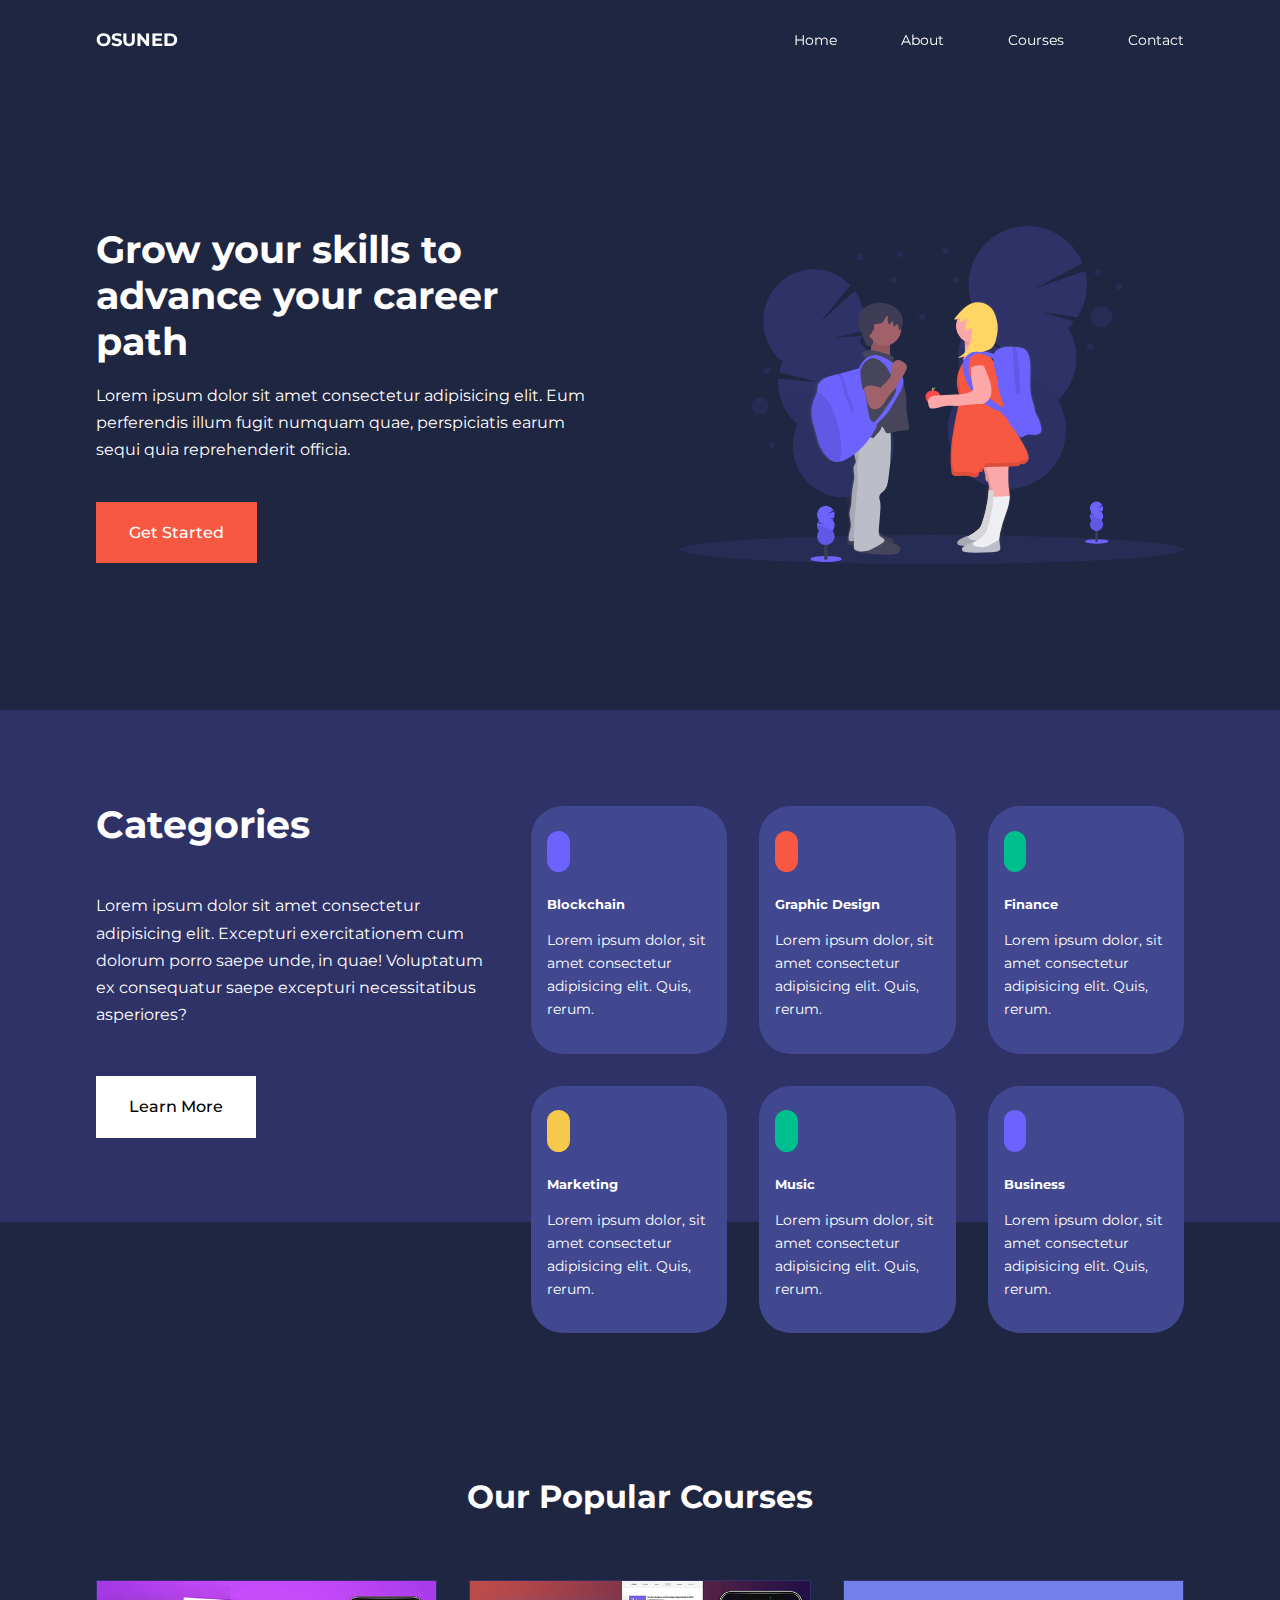
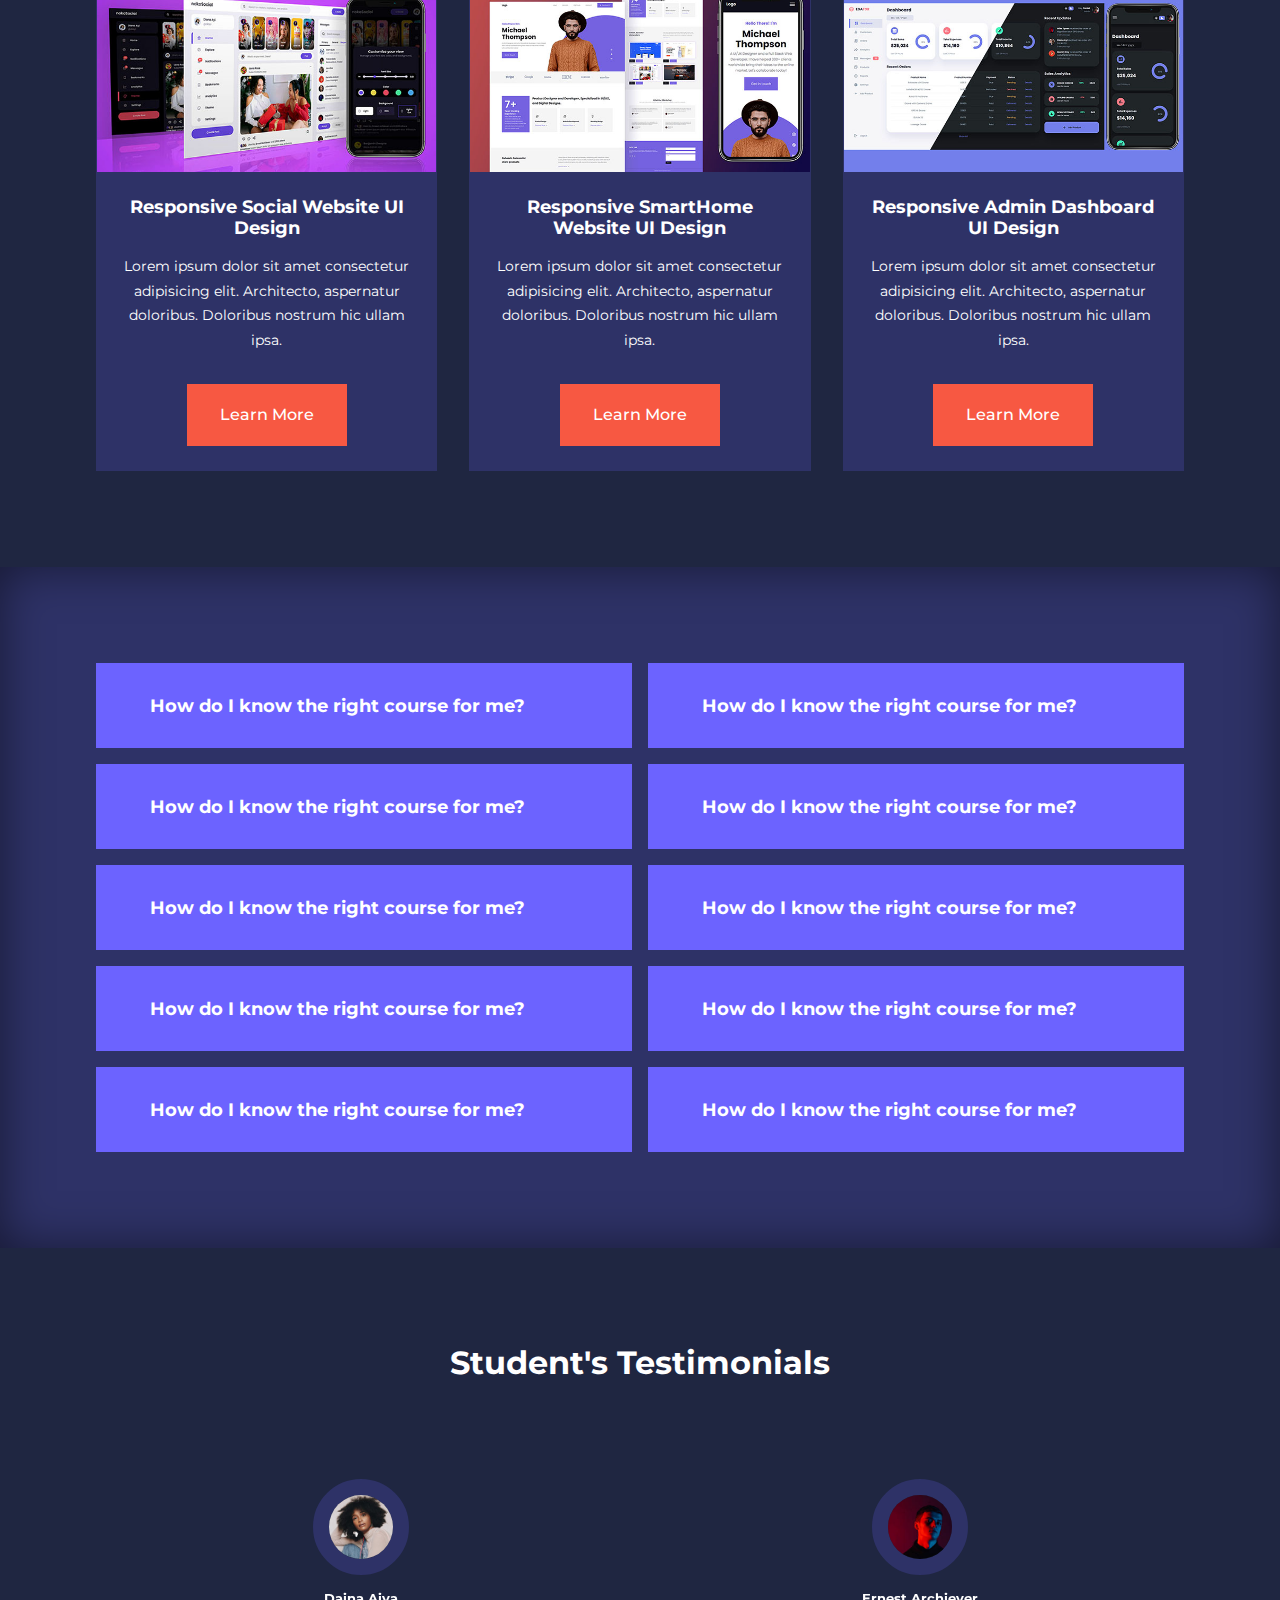
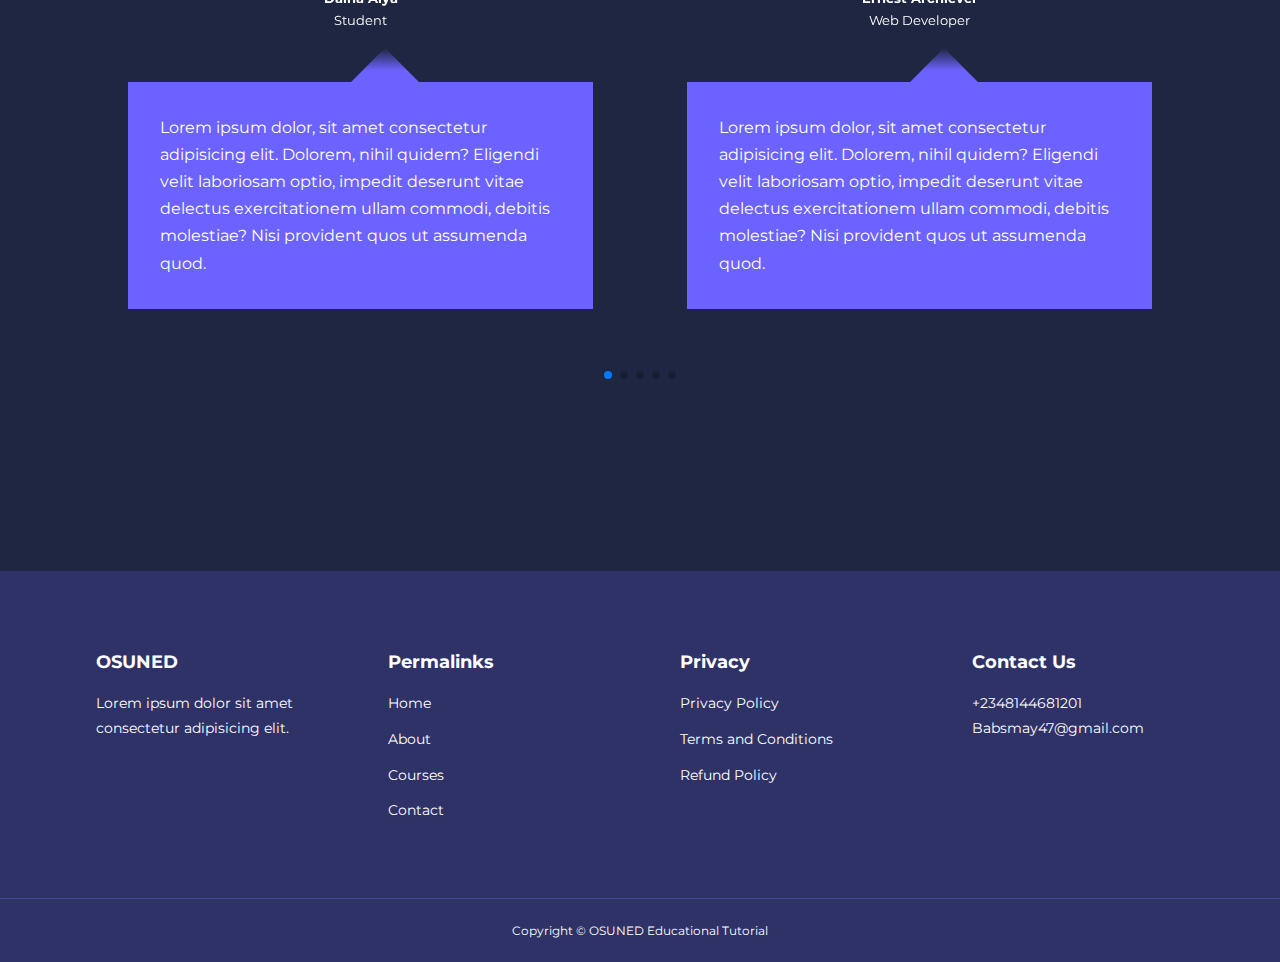
<file: Educational Website/index.html>
<!DOCTYPE html>
<html lang="en">
<head>
    <meta charset="UTF-8">
    <meta name="viewport" content="width=device-width, initial-scale=1.0">
    <title>Osun  Educational Consult Responsive Website Using HTML, CSS and Javascript</title>
    <link rel="stylesheet" href="./css/style.css">
    <link rel="stylesheet" href="https://unicons.iconscout.com/release/v4.0.8/css/line.css">
    <link rel="preconnect" href="https://fonts.googleapis.com">
<link rel="preconnect" href="https://fonts.gstatic.com" crossorigin>
<link href="https://fonts.googleapis.com/css2?family=Montserrat:ital,wght@0,100;0,200;0,300;0,400;0,500;0,600;0,700;0,800;0,900;1,100;1,200;1,300;1,400;1,500;1,600;1,700;1,800;1,900&family=Poppins:ital,wght@0,100;0,200;0,300;0,400;0,500;0,600;0,700;0,800;0,900;1,300;1,400;1,600;1,700;1,800;1,900&display=swap" rel="stylesheet">
<!-- Swipper js -->
    <link
    rel="stylesheet"
    href="https://cdn.jsdelivr.net/npm/swiper@11/swiper-bundle.min.css"
    />

</head>
<body>
    <!-- ============= START OF THE NAV BAR  ====================== -->

    <nav>
        <div class="container nav__container">
            <a href="index.html"><h4>OSUNED</h4></a>

            <ul class="nav__menu">
                <li>
                    <a href="index.html">Home</a>
                </li>
                <li>
                    <a href="about.html">About</a>
                </li>
                <li>
                    <a href="courses.html">Courses</a>
                </li>
                <li>
                    <a href="contact.html">Contact</a>
                </li>
            </ul> 
            <button id="open-menu-btn"><i class="uil uil-bars"></i></button>
            <button id="close-menu-btn"><i class="uil uil-multiply"></i></button>
        </div>
    </nav>

    <!-- ============== END OF THE NAV BAR ============== -->

    <!-- ============== START OF THE HEADER ============== -->

    <header>
        <div class="container header__container">
            <div class="header__left">
                <h1>Grow your skills to advance your career path</h1>
                <p>
                    Lorem ipsum dolor sit amet consectetur adipisicing 
                    elit. Eum perferendis illum fugit numquam quae, 
                    perspiciatis earum sequi quia reprehenderit officia.
                </p>
                <a href="courses.html" class="btn btn-primary">Get Started</a>
            </div>
            <div class="header__right">
                <div class="header__right-image">
                    <img src="./images/header.svg">
                </div>
            </div>
        </div>
    </header>

    <!-- ============== END OF THE HEADER ============== -->

    <!-- ============== CATEGORY SATRT ============== -->

    <section class="categories">
        <div class="container categories__container">
            <div class="categories__left">
                <h1>Categories</h1>
                <p>
                    Lorem ipsum dolor sit amet consectetur 
                    adipisicing elit. Excepturi exercitationem
                    cum dolorum porro saepe unde, in quae! 
                    Voluptatum ex consequatur saepe excepturi 
                    necessitatibus asperiores?
                </p>
                <a href="#" class="btn">Learn More</a>
            </div>
            <div class="categories__right">
                <article class="category">
                    <span class="category__icon">
                        <i class="uil uil-bitcoin-circle"></i>
                    </span>
                    <h5>Blockchain</h5>
                    <p>Lorem ipsum dolor, sit amet consectetur adipisicing elit. Quis, rerum.</p>
                </article>
                <article class="category">
                    <span class="category__icon">
                        <i class="uil uil-palette"></i>
                    </span>
                    <h5>Graphic Design</h5>
                    <p>Lorem ipsum dolor, sit amet consectetur adipisicing elit. Quis, rerum.</p>
                </article>
                <article class="category">
                    <span class="category__icon">
                        <i class="uil uil-usd-circle"></i>
                    </span>
                    <h5>Finance</h5>
                    <p>Lorem ipsum dolor, sit amet consectetur adipisicing elit. Quis, rerum.</p>
                </article>
                <article class="category">
                    <span class="category__icon">
                        <i class="uil uil-megaphone"></i>
                    </span>
                    <h5>Marketing</h5>
                    <p>Lorem ipsum dolor, sit amet consectetur adipisicing elit. Quis, rerum.</p>
                </article>
                <article class="category">
                    <span class="category__icon">
                        <i class="uil uil-music"></i>
                    </span>
                    <h5>Music</h5>
                    <p>Lorem ipsum dolor, sit amet consectetur adipisicing elit. Quis, rerum.</p>
                </article>
                <article class="category">
                    <span class="category__icon">
                        <i class="uil uil-puzzle-piece"></i>
                    </span>
                    <h5>Business</h5>
                    <p>Lorem ipsum dolor, sit amet consectetur adipisicing elit. Quis, rerum.</p>
                </article>
            </div>
        </div>
    </section>
    <!-- ============== CATEGORY END  ============== -->


    <!-- ============== COURSES STARTS ============== -->


    <section class="courses">
        <h2>Our Popular Courses</h2>
        <div class="container courses__container">
            <article class="course">
                <div class="course__image">
                    <img src="./images/course1.jpg">
                </div>
                <div class="course__info">
                    <h4>Responsive Social Website UI Design</h4>
                    <p>
                        Lorem ipsum dolor sit amet consectetur
                        adipisicing elit. Architecto, aspernatur
                        doloribus. Doloribus nostrum hic ullam ipsa.
                    </p>
                    <a href="courses.html" class="btn btn-primary">
                        Learn More
                    </a>
                </div>
            </article>
            <article class="course">
                <div class="course__image">
                    <img src="./images/course2.jpg">
                </div>
                <div class="course__info">
                    <h4>Responsive SmartHome Website UI Design</h4>
                    <p>
                        Lorem ipsum dolor sit amet consectetur
                        adipisicing elit. Architecto, aspernatur
                        doloribus. Doloribus nostrum hic ullam ipsa.
                    </p>
                    <a href="courses.html" class="btn btn-primary">
                        Learn More
                    </a>
                </div>
            </article>
            <article class="course">
                <div class="course__image">
                    <img src="./images/course3.jpg">
                </div>
                <div class="course__info">
                    <h4>Responsive Admin Dashboard UI Design</h4>
                    <p>
                        Lorem ipsum dolor sit amet consectetur
                        adipisicing elit. Architecto, aspernatur
                        doloribus. Doloribus nostrum hic ullam ipsa.
                    </p>
                    <a href="courses.html" class="btn btn-primary">
                        Learn More
                    </a>
                </div>
            </article>
        </div>
    </section>

    <!-- ============== COURSES ENDS ============== -->



    <!-- ============== FAQ STARTS ============== -->

    <section class="faqs">
        <div class="container faqs__container">
            <article class="faq">
                <div class="faq__icon">
                    <i class="uil uil-plus"></i>
                </div>
                <div class="question__answer">
                    <h4>How do I know the right course for me?</h4>
                    <p>
                        Lorem ipsum dolor sit amet consectetur adipisicing elit.
                        Distinctio voluptatem ipsam ab quod in nulla veritatis nobis
                        magnam illum aspernatur dolorem deserunt, tenetur voluptates 
                        at voluptas et ullam assumenda similique?
                    </p>
                </div>
            </article>
            <article class="faq">
                <div class="faq__icon">
                    <i class="uil uil-plus"></i>
                </div>
                <div class="question__answer">
                    <h4>How do I know the right course for me?</h4>
                    <p>
                        Lorem ipsum dolor sit amet consectetur adipisicing elit.
                        Distinctio voluptatem ipsam ab quod in nulla veritatis nobis
                        magnam illum aspernatur dolorem deserunt, tenetur voluptates 
                        at voluptas et ullam assumenda similique?
                    </p>
                </div>
            </article>
            <article class="faq">
                <div class="faq__icon">
                    <i class="uil uil-plus"></i>
                </div>
                <div class="question__answer">
                    <h4>How do I know the right course for me?</h4>
                    <p>
                        Lorem ipsum dolor sit amet consectetur adipisicing elit.
                        Distinctio voluptatem ipsam ab quod in nulla veritatis nobis
                        magnam illum aspernatur dolorem deserunt, tenetur voluptates 
                        at voluptas et ullam assumenda similique?
                    </p>
                </div>
            </article>
            <article class="faq">
                <div class="faq__icon">
                    <i class="uil uil-plus"></i>
                </div>
                <div class="question__answer">
                    <h4>How do I know the right course for me?</h4>
                    <p>
                        Lorem ipsum dolor sit amet consectetur adipisicing elit.
                        Distinctio voluptatem ipsam ab quod in nulla veritatis nobis
                        magnam illum aspernatur dolorem deserunt, tenetur voluptates 
                        at voluptas et ullam assumenda similique?
                    </p>
                </div>
            </article>
            <article class="faq">
                <div class="faq__icon">
                    <i class="uil uil-plus"></i>
                </div>
                <div class="question__answer">
                    <h4>How do I know the right course for me?</h4>
                    <p>
                        Lorem ipsum dolor sit amet consectetur adipisicing elit.
                        Distinctio voluptatem ipsam ab quod in nulla veritatis nobis
                        magnam illum aspernatur dolorem deserunt, tenetur voluptates 
                        at voluptas et ullam assumenda similique?
                    </p>
                </div>
            </article>
            <article class="faq">
                <div class="faq__icon">
                    <i class="uil uil-plus"></i>
                </div>
                <div class="question__answer">
                    <h4>How do I know the right course for me?</h4>
                    <p>
                        Lorem ipsum dolor sit amet consectetur adipisicing elit.
                        Distinctio voluptatem ipsam ab quod in nulla veritatis nobis
                        magnam illum aspernatur dolorem deserunt, tenetur voluptates 
                        at voluptas et ullam assumenda similique?
                    </p>
                </div>
            </article>
            <article class="faq">
                <div class="faq__icon">
                    <i class="uil uil-plus"></i>
                </div>
                <div class="question__answer">
                    <h4>How do I know the right course for me?</h4>
                    <p>
                        Lorem ipsum dolor sit amet consectetur adipisicing elit.
                        Distinctio voluptatem ipsam ab quod in nulla veritatis nobis
                        magnam illum aspernatur dolorem deserunt, tenetur voluptates 
                        at voluptas et ullam assumenda similique?
                    </p>
                </div>
            </article>
            <article class="faq">
                <div class="faq__icon">
                    <i class="uil uil-plus"></i>
                </div>
                <div class="question__answer">
                    <h4>How do I know the right course for me?</h4>
                    <p>
                        Lorem ipsum dolor sit amet consectetur adipisicing elit.
                        Distinctio voluptatem ipsam ab quod in nulla veritatis nobis
                        magnam illum aspernatur dolorem deserunt, tenetur voluptates 
                        at voluptas et ullam assumenda similique?
                    </p>
                </div>
            </article>
            <article class="faq">
                <div class="faq__icon">
                    <i class="uil uil-plus"></i>
                </div>
                <div class="question__answer">
                    <h4>How do I know the right course for me?</h4>
                    <p>
                        Lorem ipsum dolor sit amet consectetur adipisicing elit.
                        Distinctio voluptatem ipsam ab quod in nulla veritatis nobis
                        magnam illum aspernatur dolorem deserunt, tenetur voluptates 
                        at voluptas et ullam assumenda similique?
                    </p>
                </div>
            </article>
            <article class="faq">
                <div class="faq__icon">
                    <i class="uil uil-plus"></i>
                </div>
                <div class="question__answer">
                    <h4>How do I know the right course for me?</h4>
                    <p>
                        Lorem ipsum dolor sit amet consectetur adipisicing elit.
                        Distinctio voluptatem ipsam ab quod in nulla veritatis nobis
                        magnam illum aspernatur dolorem deserunt, tenetur voluptates 
                        at voluptas et ullam assumenda similique?
                    </p>
                </div>
            </article>
        </div>
    </section>

    <!-- ============== TESTIMONIALS ============== -->

    <section class="testimonials">
        <div class="container testimonials__container mySwiper">
            <h2>Student's Testimonials</h2>
            <div class="swiper-wrapper">
                <article class="testimonial swiper-slide">
                    <div class="avatar">
                        <img src="./images/avatar1.jpg" alt="">
                    </div>
                    <div class="testimonial__info">
                        <h5>Daina Aiya</h5>
                        <small>Student</small>
                    </div>
                    <div class="testtimonial__body">
                        <p>
                            Lorem ipsum dolor, sit amet consectetur adipisicing elit.
                            Dolorem, nihil quidem? Eligendi velit laboriosam optio,
                            impedit deserunt vitae delectus exercitationem ullam commodi,
                            debitis molestiae? Nisi provident quos ut assumenda quod.
                        </p>
                    </div>
                </article>
                <article class="testimonial swiper-slide">
                    <div class="avatar">
                        <img src="./images/avatar2.jpg" alt="">
                    </div>
                    <div class="testimonial__info">
                        <h5>Ernest Archiever</h5>
                        <small>Web Developer</small>
                    </div>
                    <div class="testtimonial__body">
                        <p>
                            Lorem ipsum dolor, sit amet consectetur adipisicing elit.
                            Dolorem, nihil quidem? Eligendi velit laboriosam optio,
                            impedit deserunt vitae delectus exercitationem ullam commodi,
                            debitis molestiae? Nisi provident quos ut assumenda quod.
                        </p>
                    </div>
                </article>
                <article class="testimonial swiper-slide">
                    <div class="avatar">
                        <img src="./images/avatar3.jpg" alt="">
                    </div>
                    <div class="testimonial__info">
                        <h5>Edem Quist</h5>
                        <small>Student</small>
                    </div>
                    <div class="testtimonial__body">
                        <p>
                            Lorem ipsum dolor, sit amet consectetur adipisicing elit.
                            Dolorem, nihil quidem? Eligendi velit laboriosam optio,
                            impedit deserunt vitae delectus exercitationem ullam commodi,
                            debitis molestiae? Nisi provident quos ut assumenda quod.
                        </p>
                    </div>
                </article>
                <article class="testimonial swiper-slide">
                    <div class="avatar">
                        <img src="./images/avatar4.jpg" alt="">
                    </div>
                    <div class="testimonial__info">
                        <h5>Haija bintu</h5>
                        <small>Model</small>
                    </div>
                    <div class="testtimonial__body">
                        <p>
                            Lorem ipsum dolor, sit amet consectetur adipisicing elit.
                            Dolorem, nihil quidem? Eligendi velit laboriosam optio,
                            impedit deserunt vitae delectus exercitationem ullam commodi,
                            debitis molestiae? Nisi provident quos ut assumenda quod.
                        </p>
                    </div>
                </article>
                <article class="testimonial swiper-slide">
                    <div class="avatar">
                        <img src="./images/avatar5.jpg" alt="">
                    </div>
                    <div class="testimonial__info">
                        <h5>Daina Aiya</h5>
                        <small>Student</small>
                    </div>
                    <div class="testtimonial__body">
                        <p>
                            Lorem ipsum dolor, sit amet consectetur adipisicing elit.
                            Dolorem, nihil quidem? Eligendi velit laboriosam optio,
                            impedit deserunt vitae delectus exercitationem ullam commodi,
                            debitis molestiae? Nisi provident quos ut assumenda quod.
                        </p>
                    </div>
                </article>
                <article class="testimonial swiper-slide">
                    <div class="avatar">
                        <img src="./images/avatar6.jpg" alt="">
                    </div>
                    <div class="testimonial__info">
                        <h5>jane doe</h5>
                        <small>Student</small>
                    </div>
                    <div class="testtimonial__body">
                        <p>
                            Lorem ipsum dolor, sit amet consectetur adipisicing elit.
                            Dolorem, nihil quidem? Eligendi velit laboriosam optio,
                            impedit deserunt vitae delectus exercitationem ullam commodi,
                            debitis molestiae? Nisi provident quos ut assumenda quod.
                        </p>
                    </div>
                </article>
                
            </div>
            <br><br>
            <div class="swiper-pagination"></div>
        </div>
    </section>


    <!-- ============== FOOTER ============== -->

    <footer>
        <div class="container footer__container">

            <div class="footer__1">
                <a href="index.html"><h4>OSUNED</h4></a>

                <p>Lorem ipsum dolor sit amet consectetur adipisicing elit.</p>
            </div>
            <div class="footer__2">
                <h4>Permalinks</h4>

                <ul class="permalinks"> 
                    <li><a href="index.html">Home</a></li>
                    <li><a href="about.html">About</a></li>
                    <li><a href="courses.html">Courses</a></li>
                    <li><a href="contact.html">Contact</a></li>

                </ul>
            </div>
            <div class="footer__3">
                <h4>Privacy</h4>

                <ul class="privacy"> 
                    <li><a href="#">Privacy Policy</a></li>
                    <li><a href="#">Terms and Conditions</a></li>
                    <li><a href="#">Refund Policy</a></li>
                </ul>
            </div>

            <div class="footer__4">
                <h4>Contact Us</h4>
                <div>
                    <p>+2348144681201</p>
                    <p>Babsmay47@gmail.com</p>
                </div>

                <ul class="footer__socials">
                    <li>
                        <a href=""><i class="uil uil-facebook-f"></i></a>
                    </li>
                    <li>
                        <a href=""><i class="uil uil-instagram-alt"></i></a>
                    </li>
                    <li>
                        <a href=""><i class="uil uil-twitter"></i></a>
                    </li>
                    <li>
                        <a href=""><i class="uil uil-linkedin-alt"></i></a>
                    </li>
                    
                </ul>
            </div>

            
        </div>
        <div class="footer__copyright">
            <small>Copyright &copy; OSUNED Educational Tutorial</small>
        </div>
    </footer>


    <script src="./main.js"></script>
    <script src="https://cdn.jsdelivr.net/npm/swiper@11/swiper-bundle.min.js"></script>
    <script>
        var swiper = new Swiper(".mySwiper", {
          slidesPerView: 1,
          spaceBetween: 30,
          pagination: {
            el: ".swiper-pagination",
            clickable: true,
          },
          // When window width is >= 600px
          breakpoints: {
                1240: {
                    slidesPerView: 2
                }
          }
        });
    </script>
</body>
</html>
</file>
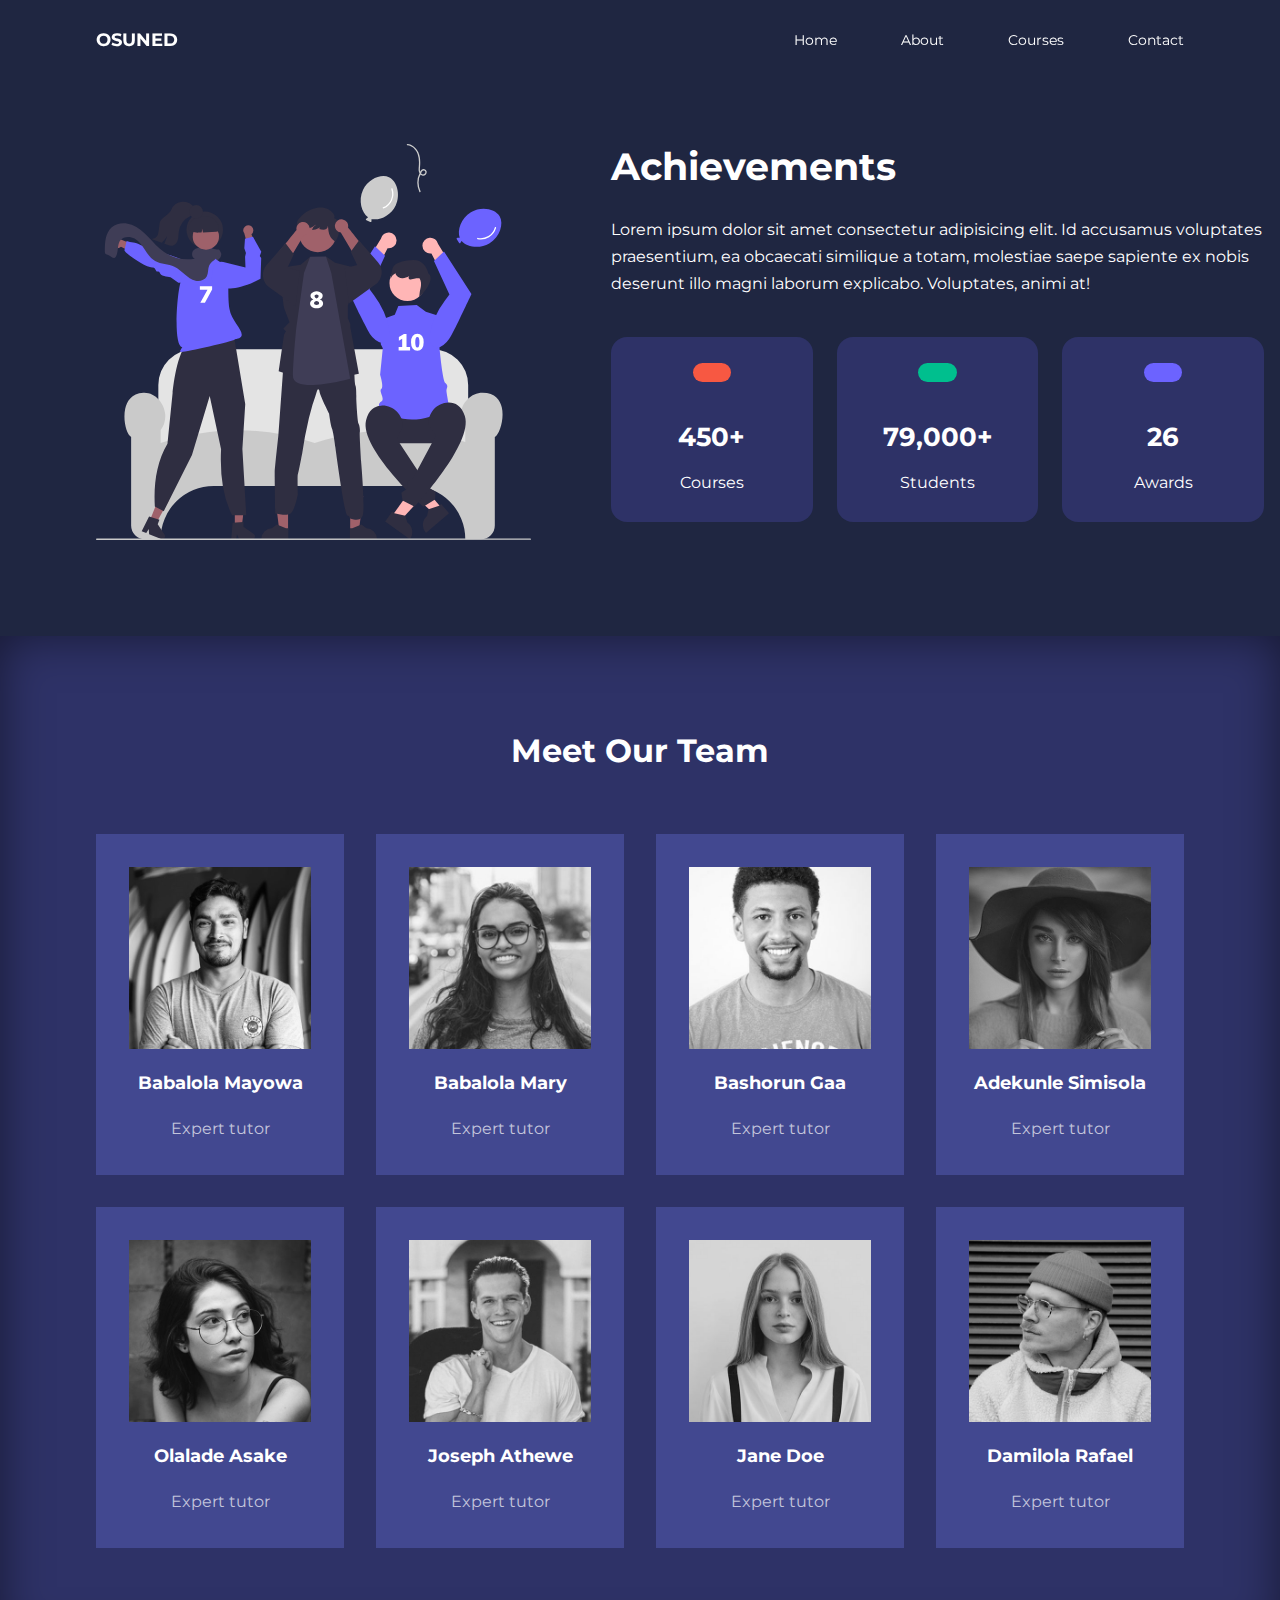
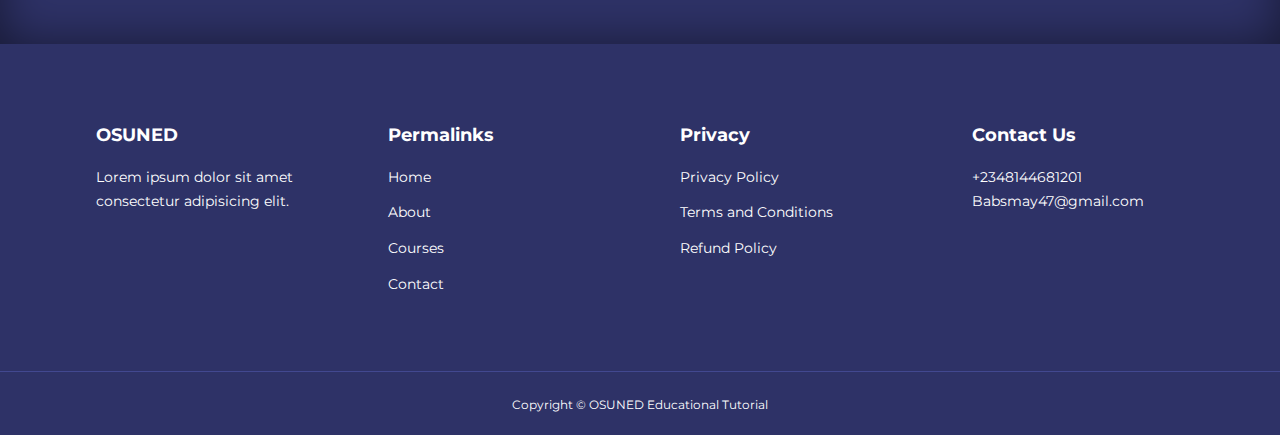
<file: Educational Website/about.html>
<!DOCTYPE html>
<html lang="en">
<head>
    <meta charset="UTF-8">
    <meta name="viewport" content="width=device-width, initial-scale=1.0">
    <title>Osun  Educational Consult Responsive Website Using HTML, CSS and Javascript</title>
    <link rel="stylesheet" href="./css/style.css">
    <link rel="stylesheet" href="./css/about.css">
    <link rel="stylesheet" href="https://unicons.iconscout.com/release/v4.0.8/css/line.css">
    <link rel="preconnect" href="https://fonts.googleapis.com">
<link rel="preconnect" href="https://fonts.gstatic.com" crossorigin>
<link href="https://fonts.googleapis.com/css2?family=Montserrat:ital,wght@0,100;0,200;0,300;0,400;0,500;0,600;0,700;0,800;0,900;1,100;1,200;1,300;1,400;1,500;1,600;1,700;1,800;1,900&family=Poppins:ital,wght@0,100;0,200;0,300;0,400;0,500;0,600;0,700;0,800;0,900;1,300;1,400;1,600;1,700;1,800;1,900&display=swap" rel="stylesheet">
<!-- Swipper js -->
    <link
    rel="stylesheet"
    href="https://cdn.jsdelivr.net/npm/swiper@11/swiper-bundle.min.css"
    />

</head>
<body>
    <!-- ============= START OF THE NAV BAR  ====================== -->

    <nav>
        <div class="container nav__container">
            <a href="index.html"><h4>OSUNED</h4></a>

            <ul class="nav__menu">
                <li>
                    <a href="index.html">Home</a>
                </li>
                <li>
                    <a href="about.html">About</a>
                </li>
                <li>
                    <a href="courses.html">Courses</a>
                </li>
                <li>
                    <a href="contact.html">Contact</a>
                </li>
            </ul> 
            <button id="open-menu-btn"><i class="uil uil-bars"></i></button>
            <button id="close-menu-btn"><i class="uil uil-multiply"></i></button>
        </div>
    </nav>

    <!-- ============== END OF THE NAV BAR ============== -->



    <!-- ============== ACHIEVEMENTS ============== -->
    <section class="about__achievements">
        <div class="container about__achievements-container">
            <div class="about__achievements-left">
                <img src="./images/about achievements.svg">
            </div>
            <div class="about__achievements-right">
                <h1>Achievements</h1>
                <p>Lorem ipsum dolor sit amet consectetur adipisicing elit. Id accusamus voluptates praesentium, ea obcaecati similique a totam, molestiae saepe sapiente ex nobis deserunt illo magni laborum explicabo. Voluptates, animi at!</p>
                <div class="achievements__cards">

                    <article class="acheivement__card">
                        <span class="achievement__icon">
                            <i class="uil uil-video"></i>
                        </span>
                        <h3>450+</h3>
                        <p>Courses</p>
                    </article>

                    <article class="acheivement__card">
                        <span class="achievement__icon">
                            <i class="uil uil-users-alt"></i>
                        </span>
                        <h3>79,000+</h3>
                        <p>Students</p>
                    </article>

                    <article class="acheivement__card">
                        <span class="achievement__icon">
                            <i class="uil uil-trophy"></i>
                        </span>
                        <h3>26</h3>
                        <p>Awards</p>
                    </article>

                </div>
            </div>
        </div>
    </section>


    <!-- ============== OUR TEAM ============== -->

    <section class="team">
        <h2>Meet Our Team</h2>
        <div class="container team__container">
            <article class="team__member">
                <div class="team__member-image">
                    <img src="./images/tm1.jpg">
                </div>
                <div class="team__member-info">
                    <h4>Babalola Mayowa</h4>
                    <p>Expert tutor</p>
                </div>
                <div class="team__menber-socials">
                    <a href="https://instagram.com" target="_blank"><i class="uil uil-instagram-alt"></i></a>
                    <a href="https://twitter.com" target="_blank"><i class="uil uil-twitter"></i></a>
                    <a href="https://linkedin.com" target="_blank"><i class="uil uil-linkedin-alt"></i></a>
                </div>
            </article>
            <article class="team__member">
                <div class="team__member-image">
                    <img src="./images/tm2.jpg">
                </div>
                <div class="team__member-info">
                    <h4>Babalola Mary</h4>
                    <p>Expert tutor</p>
                </div>
                <div class="team__menber-socials">
                    <a href="https://instagram.com" target="_blank"><i class="uil uil-instagram-alt"></i></a>
                    <a href="https://twitter.com" target="_blank"><i class="uil uil-twitter"></i></a>
                    <a href="https://linkedin.com" target="_blank"><i class="uil uil-linkedin-alt"></i></a>
                </div>
            </article>
            <article class="team__member">
                <div class="team__member-image">
                    <img src="./images/tm4.jpg">
                </div>
                <div class="team__member-info">
                    <h4>Bashorun Gaa</h4>
                    <p>Expert tutor</p>
                </div>
                <div class="team__menber-socials">
                    <a href="https://instagram.com" target="_blank"><i class="uil uil-instagram-alt"></i></a>
                    <a href="https://twitter.com" target="_blank"><i class="uil uil-twitter"></i></a>
                    <a href="https://linkedin.com" target="_blank"><i class="uil uil-linkedin-alt"></i></a>
                </div>
            </article>
            <article class="team__member">
                <div class="team__member-image">
                    <img src="./images/tm3.jpg">
                </div>
                <div class="team__member-info">
                    <h4>Adekunle Simisola</h4>
                    <p>Expert tutor</p>
                </div>
                <div class="team__menber-socials">
                    <a href="https://instagram.com" target="_blank"><i class="uil uil-instagram-alt"></i></a>
                    <a href="https://twitter.com" target="_blank"><i class="uil uil-twitter"></i></a>
                    <a href="https://linkedin.com" target="_blank"><i class="uil uil-linkedin-alt"></i></a>
                </div>
            </article>
            <article class="team__member">
                <div class="team__member-image">
                    <img src="./images/tm5.jpg">
                </div>
                <div class="team__member-info">
                    <h4>Olalade Asake</h4>
                    <p>Expert tutor</p>
                </div>
                <div class="team__menber-socials">
                    <a href="https://instagram.com" target="_blank"><i class="uil uil-instagram-alt"></i></a>
                    <a href="https://twitter.com" target="_blank"><i class="uil uil-twitter"></i></a>
                    <a href="https://linkedin.com" target="_blank"><i class="uil uil-linkedin-alt"></i></a>
                </div>
            </article>
            <article class="team__member">
                <div class="team__member-image">
                    <img src="./images/tm6.jpg">
                </div>
                <div class="team__member-info">
                    <h4>Joseph Athewe</h4>
                    <p>Expert tutor</p>
                </div>
                <div class="team__menber-socials">
                    <a href="https://instagram.com" target="_blank"><i class="uil uil-instagram-alt"></i></a>
                    <a href="https://twitter.com" target="_blank"><i class="uil uil-twitter"></i></a>
                    <a href="https://linkedin.com" target="_blank"><i class="uil uil-linkedin-alt"></i></a>
                </div>
            </article>
            <article class="team__member">
                <div class="team__member-image">
                    <img src="./images/tm7.jpg">
                </div>
                <div class="team__member-info">
                    <h4>Jane Doe</h4>
                    <p>Expert tutor</p>
                </div>
                <div class="team__menber-socials">
                    <a href="https://instagram.com" target="_blank"><i class="uil uil-instagram-alt"></i></a>
                    <a href="https://twitter.com" target="_blank"><i class="uil uil-twitter"></i></a>
                    <a href="https://linkedin.com" target="_blank"><i class="uil uil-linkedin-alt"></i></a>
                </div>
            </article>
            <article class="team__member">
                <div class="team__member-image">
                    <img src="./images/tm8.jpg">
                </div>
                <div class="team__member-info">
                    <h4>Damilola Rafael</h4>
                    <p>Expert tutor</p>
                </div>
                <div class="team__menber-socials">
                    <a href="https://instagram.com" target="_blank"><i class="uil uil-instagram-alt"></i></a>
                    <a href="https://twitter.com" target="_blank"><i class="uil uil-twitter"></i></a>
                    <a href="https://linkedin.com" target="_blank"><i class="uil uil-linkedin-alt"></i></a>
                </div>
            </article>
        </div>
    </section>



    <!-- ============== END OF OUR TEAM ============== -->
    
    <!-- ============== FOOTER ============== -->

    <footer>
        <div class="container footer__container">

            <div class="footer__1">
                <a href="index.html"><h4>OSUNED</h4></a>

                <p>Lorem ipsum dolor sit amet consectetur adipisicing elit.</p>
            </div>
            <div class="footer__2">
                <h4>Permalinks</h4>

                <ul class="permalinks"> 
                    <li><a href="index.html">Home</a></li>
                    <li><a href="about.html">About</a></li>
                    <li><a href="courses.html">Courses</a></li>
                    <li><a href="contact.html">Contact</a></li>

                </ul>
            </div>
            <div class="footer__3">
                <h4>Privacy</h4>

                <ul class="privacy"> 
                    <li><a href="#">Privacy Policy</a></li>
                    <li><a href="#">Terms and Conditions</a></li>
                    <li><a href="#">Refund Policy</a></li>
                </ul>
            </div>

            <div class="footer__4">
                <h4>Contact Us</h4>
                <div>
                    <p>+2348144681201</p>
                    <p>Babsmay47@gmail.com</p>
                </div>

                <ul class="footer__socials">
                    <li>
                        <a href=""><i class="uil uil-facebook-f"></i></a>
                    </li>
                    <li>
                        <a href=""><i class="uil uil-instagram-alt"></i></a>
                    </li>
                    <li>
                        <a href=""><i class="uil uil-twitter"></i></a>
                    </li>
                    <li>
                        <a href=""><i class="uil uil-linkedin-alt"></i></a>
                    </li>
                    
                </ul>
            </div>

            
        </div>
        <div class="footer__copyright">
            <small>Copyright &copy; OSUNED Educational Tutorial</small>
        </div>
    </footer>


    <script src="./main.js"></script>
</body>
</html>
</file>
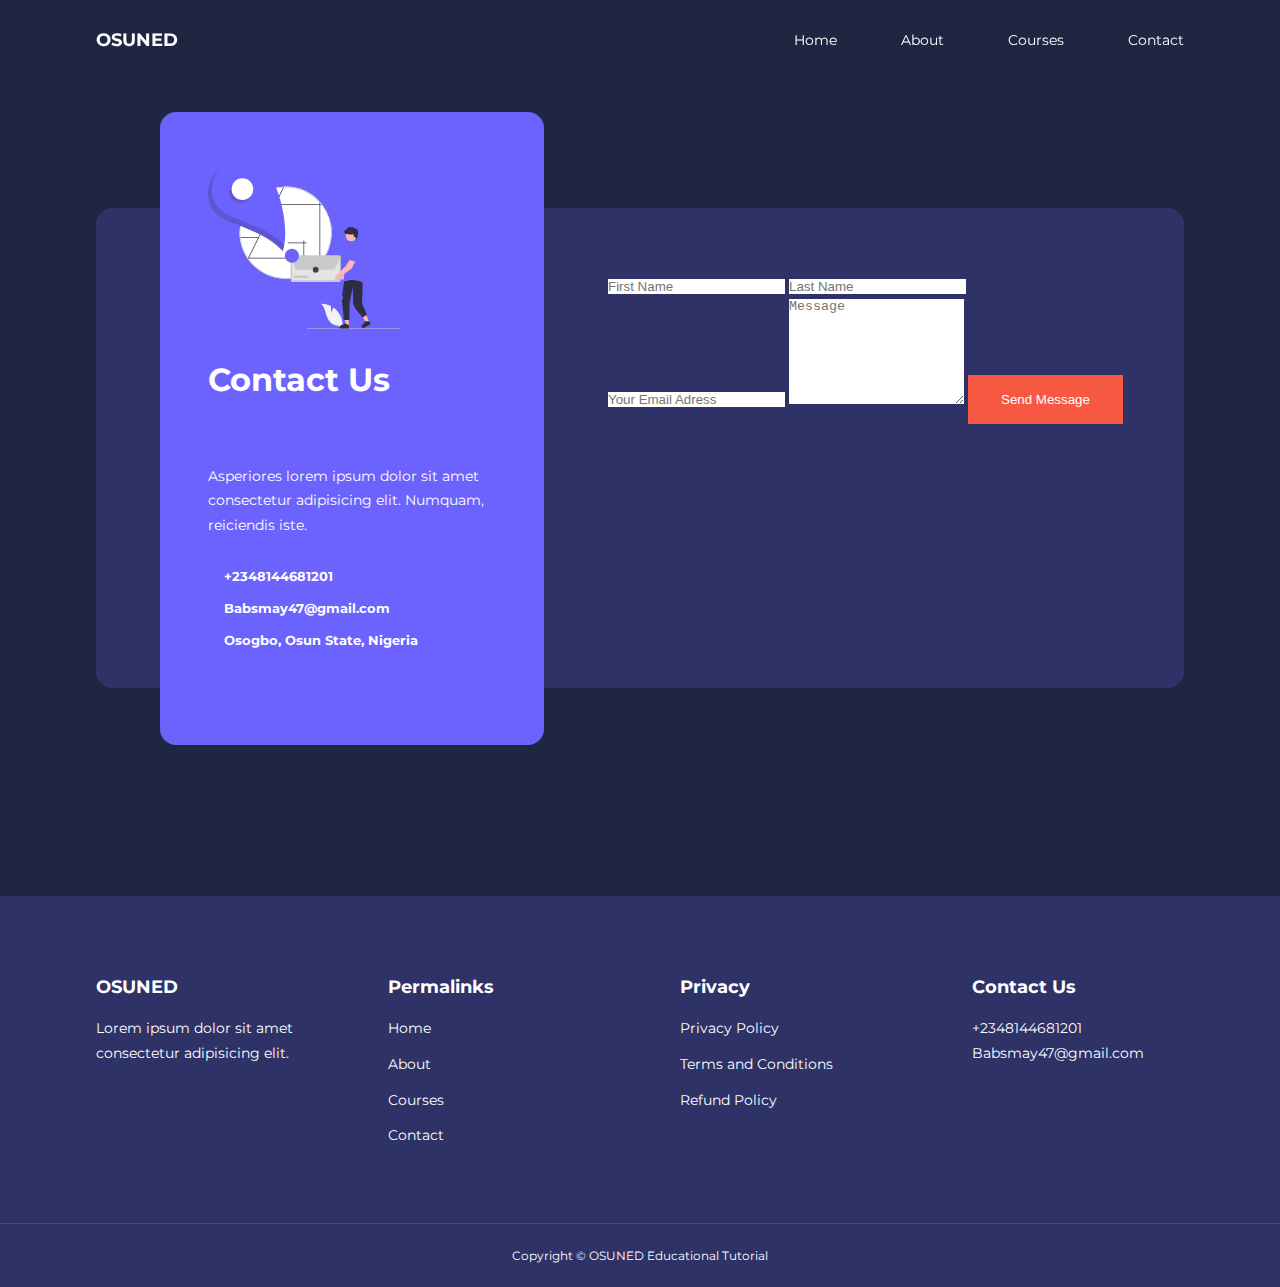
<file: Educational Website/contact.html>
<!DOCTYPE html>
<html lang="en">
<head>
    <meta charset="UTF-8">
    <meta name="viewport" content="width=device-width, initial-scale=1.0">
    <title>Osun  Educational Consult Responsive Website Using HTML, CSS and Javascript</title>
    <link rel="stylesheet" href="./css/style.css">
    <link rel="stylesheet" href="./css/contact.css">
    <link rel="stylesheet" href="https://unicons.iconscout.com/release/v4.0.8/css/line.css">
    <link rel="preconnect" href="https://fonts.googleapis.com">
<link rel="preconnect" href="https://fonts.gstatic.com" crossorigin>
<link href="https://fonts.googleapis.com/css2?family=Montserrat:ital,wght@0,100;0,200;0,300;0,400;0,500;0,600;0,700;0,800;0,900;1,100;1,200;1,300;1,400;1,500;1,600;1,700;1,800;1,900&family=Poppins:ital,wght@0,100;0,200;0,300;0,400;0,500;0,600;0,700;0,800;0,900;1,300;1,400;1,600;1,700;1,800;1,900&display=swap" rel="stylesheet">
<!-- Swipper js -->
    <link
    rel="stylesheet"
    href="https://cdn.jsdelivr.net/npm/swiper@11/swiper-bundle.min.css"
    />

</head>
<body>
    <!-- ============= START OF THE NAV BAR  ====================== -->

    <nav>
        <div class="container nav__container">
            <a href="index.html"><h4>OSUNED</h4></a>

            <ul class="nav__menu">
                <li>
                    <a href="index.html">Home</a>
                </li>
                <li>
                    <a href="about.html">About</a>
                </li>
                <li>
                    <a href="courses.html">Courses</a>
                </li>
                <li>
                    <a href="contact.html">Contact</a>
                </li>
            </ul> 
            <button id="open-menu-btn"><i class="uil uil-bars"></i></button>
            <button id="close-menu-btn"><i class="uil uil-multiply"></i></button>
        </div>
    </nav>

    <!-- ============== END OF THE NAV BAR ============== -->

    <section class="contact">
        <div class="container contact__container">
            <aside class="contact__aside">
                <div class="aside__image">
                    <img src="./images/contact.svg">
                </div>
                <h2>Contact Us</h2>
                <p>Asperiores lorem ipsum dolor sit amet consectetur adipisicing elit. Numquam, reiciendis iste.
                </p>
                <ul class="contact__details">
                    <li>
                        <i class="uil uil-phone-times"></i>
                        <h5>+2348144681201</h5>
                    </li>
                    <li>
                        <i class="uil uil-envelope"></i>
                        <h5>Babsmay47@gmail.com</h5>
                    </li>
                    <li>
                        <i class="uil uil-location-point"></i>
                        <h5>Osogbo, Osun State, Nigeria</h5>
                    </li>
                </ul>
                <ul class="contact__socials">
                    <li>
                        <a href=""><i class="uil uil-facebook-f"></i></a>
                    </li>
                    <li>
                        <a href=""><i class="uil uil-instagram-alt"></i></a>
                    </li>
                    <li>
                        <a href=""><i class="uil uil-twitter"></i></a>
                    </li>
                    <li>
                        <a href=""><i class="uil uil-linkedin-alt"></i></a>
                    </li>
                </ul>
            </aside>


            <form>
                <div class="form__name">
                    <input type="text" name="First Name" placeholder="First Name" required>
                    <input type="text" name="Last Name" placeholder="Last Name" required>
                </div>
                <input type="email" name="Email Address" placeholder="Your Email Adress" required>

                <textarea name="Message" placeholder="Message" rows="7"></textarea>
                
                <button type="submit" class="btn btn-primary">Send Message</button>
            </form>
        </div>
    </section>

    <!-- ============== FOOTER ============== -->

    <footer>
        <div class="container footer__container">

            <div class="footer__1">
                <a href="index.html"><h4>OSUNED</h4></a>

                <p>Lorem ipsum dolor sit amet consectetur adipisicing elit.</p>
            </div>
            <div class="footer__2">
                <h4>Permalinks</h4>

                <ul class="permalinks"> 
                    <li><a href="index.html">Home</a></li>
                    <li><a href="about.html">About</a></li>
                    <li><a href="courses.html">Courses</a></li>
                    <li><a href="contact.html">Contact</a></li>

                </ul>
            </div>
            <div class="footer__3">
                <h4>Privacy</h4>

                <ul class="privacy"> 
                    <li><a href="#">Privacy Policy</a></li>
                    <li><a href="#">Terms and Conditions</a></li>
                    <li><a href="#">Refund Policy</a></li>
                </ul>
            </div>

            <div class="footer__4">
                <h4>Contact Us</h4>
                <div>
                    <p>+2348144681201</p>
                    <p>Babsmay47@gmail.com</p>
                </div>

                <ul class="footer__socials">
                    <li>
                        <a href=""><i class="uil uil-facebook-f"></i></a>
                    </li>
                    <li>
                        <a href=""><i class="uil uil-instagram-alt"></i></a>
                    </li>
                    <li>
                        <a href=""><i class="uil uil-twitter"></i></a>
                    </li>
                    <li>
                        <a href=""><i class="uil uil-linkedin-alt"></i></a>
                    </li>
                    
                </ul>
            </div>

            
        </div>
        <div class="footer__copyright">
            <small>Copyright &copy; OSUNED Educational Tutorial</small>
        </div>
    </footer>


    <script src="./main.js"></script>
</body>
</html>
</file>
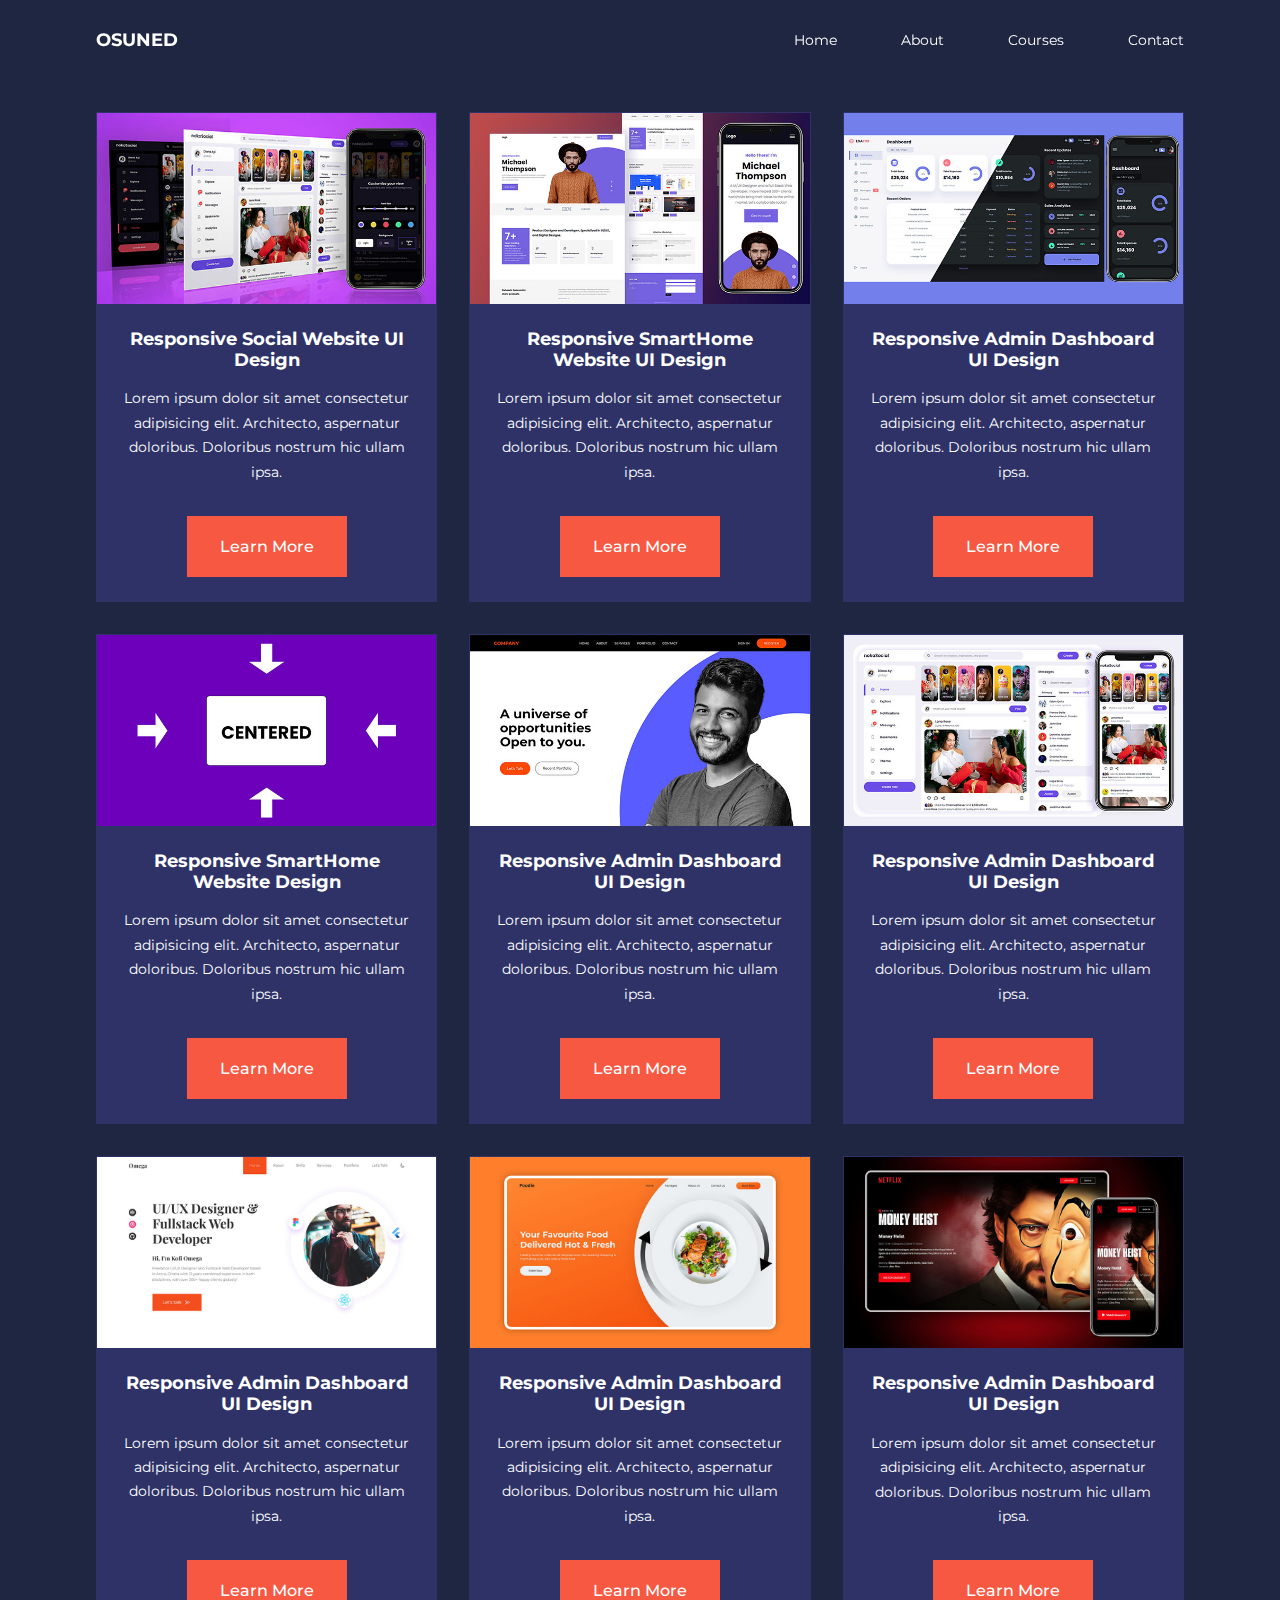
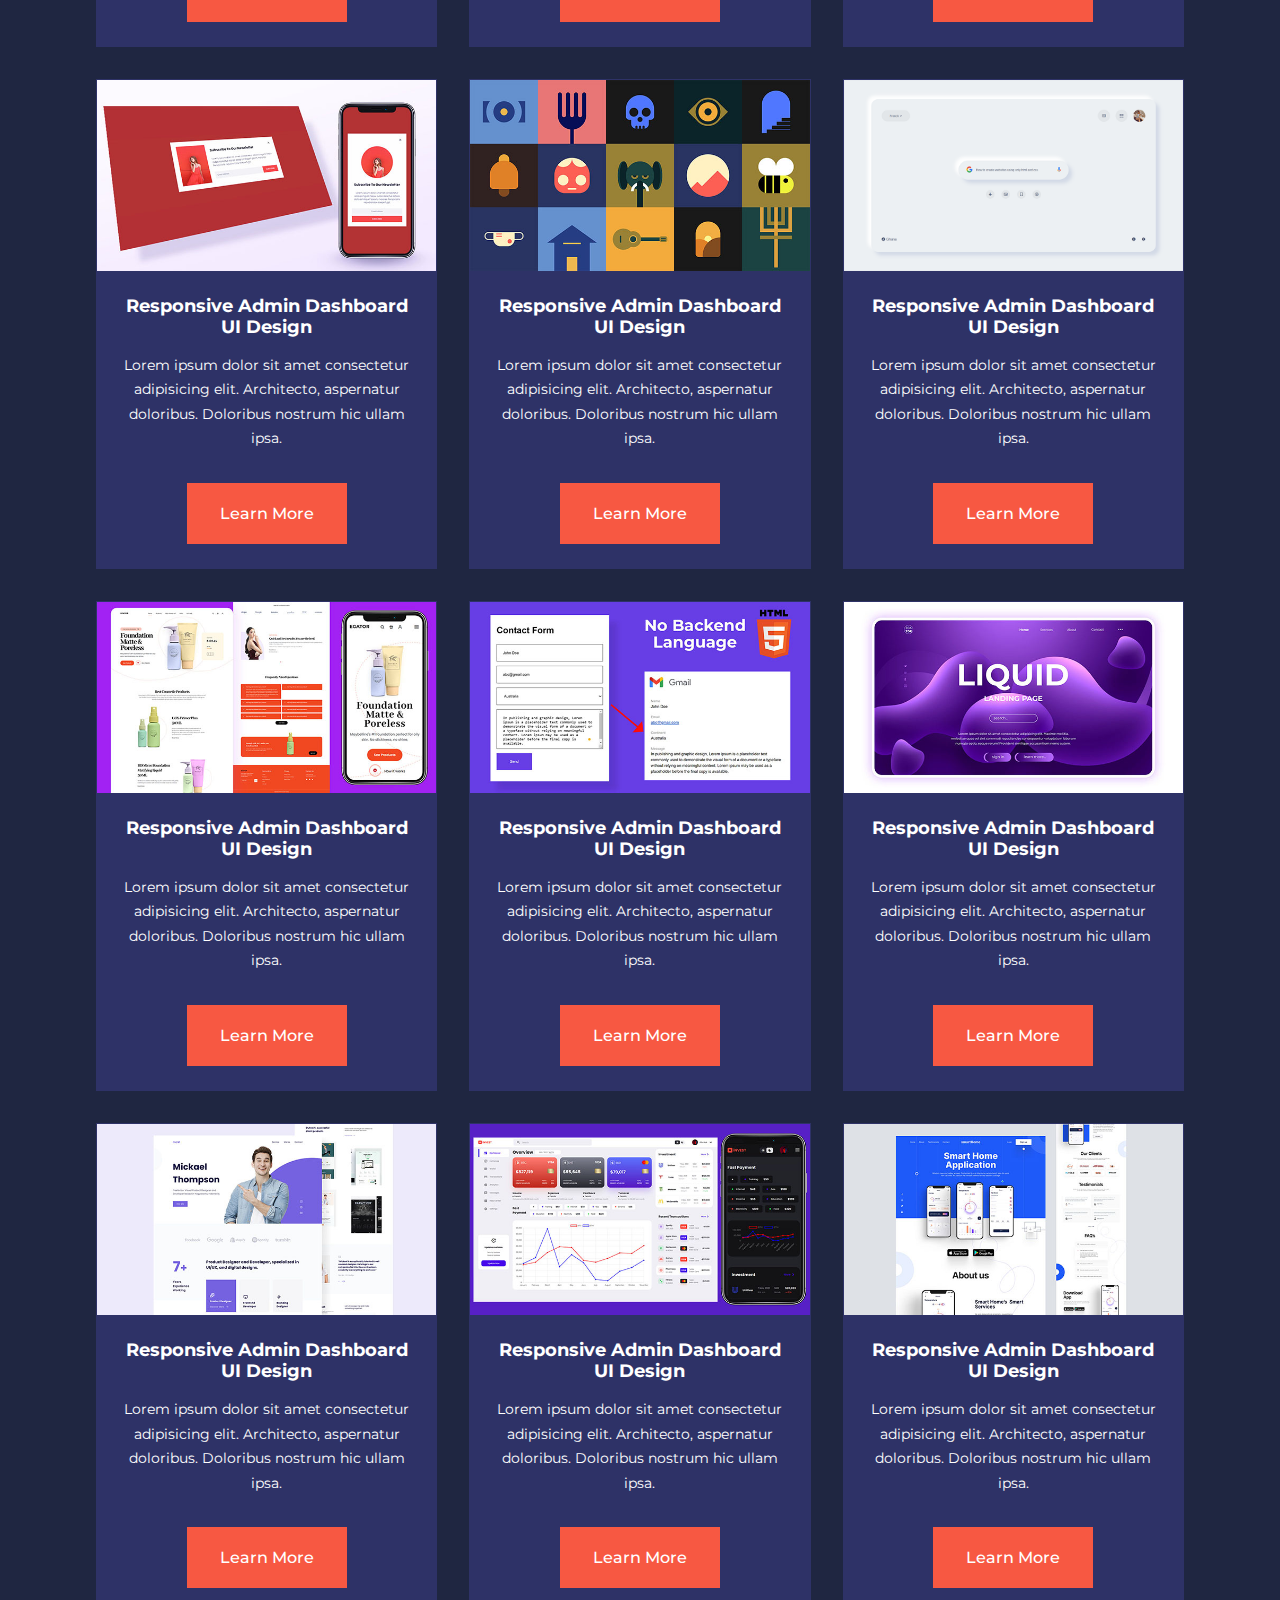
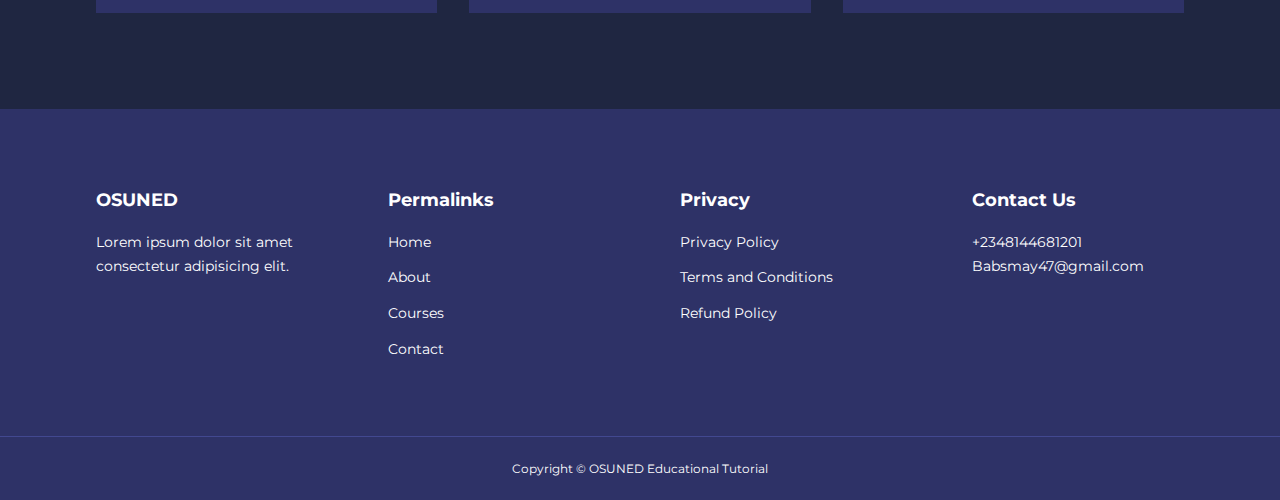
<file: Educational Website/courses.html>
<!DOCTYPE html>
<html lang="en">
<head>
    <meta charset="UTF-8">
    <meta name="viewport" content="width=device-width, initial-scale=1.0">
    <title>Osun  Educational Consult Responsive Website Using HTML, CSS and Javascript</title>
    <link rel="stylesheet" href="./css/style.css">
    <link rel="stylesheet" href="./css/courses.css">
    <link rel="stylesheet" href="https://unicons.iconscout.com/release/v4.0.8/css/line.css">
    <link rel="preconnect" href="https://fonts.googleapis.com">
<link rel="preconnect" href="https://fonts.gstatic.com" crossorigin>
<link href="https://fonts.googleapis.com/css2?family=Montserrat:ital,wght@0,100;0,200;0,300;0,400;0,500;0,600;0,700;0,800;0,900;1,100;1,200;1,300;1,400;1,500;1,600;1,700;1,800;1,900&family=Poppins:ital,wght@0,100;0,200;0,300;0,400;0,500;0,600;0,700;0,800;0,900;1,300;1,400;1,600;1,700;1,800;1,900&display=swap" rel="stylesheet">
<!-- Swipper js -->
    <link
    rel="stylesheet"
    href="https://cdn.jsdelivr.net/npm/swiper@11/swiper-bundle.min.css"
    />

</head>
<body>
    <!-- ============= START OF THE NAV BAR  ====================== -->

    <nav>
        <div class="container nav__container">
            <a href="index.html"><h4>OSUNED</h4></a>

            <ul class="nav__menu">
                <li>
                    <a href="index.html">Home</a>
                </li>
                <li>
                    <a href="about.html">About</a>
                </li>
                <li>
                    <a href="courses.html">Courses</a>
                </li>
                <li>
                    <a href="contact.html">Contact</a>
                </li>
            </ul> 
            <button id="open-menu-btn"><i class="uil uil-bars"></i></button>
            <button id="close-menu-btn"><i class="uil uil-multiply"></i></button>
        </div>
    </nav>

    <!-- ============== END OF THE NAV BAR ============== -->

    <!-- ============== COURSES STARTS ============== -->


    <section class="courses">
        <div class="container courses__container">
            <article class="course">
                <div class="course__image">
                    <img src="./images/course1.jpg">
                </div>
                <div class="course__info">
                    <h4>Responsive Social Website UI Design</h4>
                    <p>
                        Lorem ipsum dolor sit amet consectetur
                        adipisicing elit. Architecto, aspernatur
                        doloribus. Doloribus nostrum hic ullam ipsa.
                    </p>
                    <a href="courses.html" class="btn btn-primary">
                        Learn More
                    </a>
                </div>
            </article>
            <article class="course">
                <div class="course__image">
                    <img src="./images/course2.jpg">
                </div>
                <div class="course__info">
                    <h4>Responsive SmartHome Website UI Design</h4>
                    <p>
                        Lorem ipsum dolor sit amet consectetur
                        adipisicing elit. Architecto, aspernatur
                        doloribus. Doloribus nostrum hic ullam ipsa.
                    </p>
                    <a href="courses.html" class="btn btn-primary">
                        Learn More
                    </a>
                </div>
            </article>
            <article class="course">
                <div class="course__image">
                    <img src="./images/course3.jpg">
                </div>
                <div class="course__info">
                    <h4>Responsive Admin Dashboard UI Design</h4>
                    <p>
                        Lorem ipsum dolor sit amet consectetur
                        adipisicing elit. Architecto, aspernatur
                        doloribus. Doloribus nostrum hic ullam ipsa.
                    </p>
                    <a href="courses.html" class="btn btn-primary">
                        Learn More
                    </a>
                </div>
            </article>
            <article class="course">
                <div class="course__image">
                    <img src="./images/course4.jpg">
                </div>
                <div class="course__info">
                    <h4>Responsive SmartHome Website Design</h4>
                    <p>
                        Lorem ipsum dolor sit amet consectetur
                        adipisicing elit. Architecto, aspernatur
                        doloribus. Doloribus nostrum hic ullam ipsa.
                    </p>
                    <a href="courses.html" class="btn btn-primary">
                        Learn More
                    </a>
                </div>
            </article>
            <article class="course">
                <div class="course__image">
                    <img src="./images/course5.jpg">
                </div>
                <div class="course__info">
                    <h4>Responsive Admin Dashboard UI Design</h4>
                    <p>
                        Lorem ipsum dolor sit amet consectetur
                        adipisicing elit. Architecto, aspernatur
                        doloribus. Doloribus nostrum hic ullam ipsa.
                    </p>
                    <a href="courses.html" class="btn btn-primary">
                        Learn More
                    </a>
                </div>
            </article>
            <article class="course">
                <div class="course__image">
                    <img src="./images/course6.jpg">
                </div>
                <div class="course__info">
                    <h4>Responsive Admin Dashboard UI Design</h4>
                    <p>
                        Lorem ipsum dolor sit amet consectetur
                        adipisicing elit. Architecto, aspernatur
                        doloribus. Doloribus nostrum hic ullam ipsa.
                    </p>
                    <a href="courses.html" class="btn btn-primary">
                        Learn More
                    </a>
                </div>
            </article>
            <article class="course">
                <div class="course__image">
                    <img src="./images/course7.jpg">
                </div>
                <div class="course__info">
                    <h4>Responsive Admin Dashboard UI Design</h4>
                    <p>
                        Lorem ipsum dolor sit amet consectetur
                        adipisicing elit. Architecto, aspernatur
                        doloribus. Doloribus nostrum hic ullam ipsa.
                    </p>
                    <a href="courses.html" class="btn btn-primary">
                        Learn More
                    </a>
                </div>
            </article>
            <article class="course">
                <div class="course__image">
                    <img src="./images/course8.jpg">
                </div>
                <div class="course__info">
                    <h4>Responsive Admin Dashboard UI Design</h4>
                    <p>
                        Lorem ipsum dolor sit amet consectetur
                        adipisicing elit. Architecto, aspernatur
                        doloribus. Doloribus nostrum hic ullam ipsa.
                    </p>
                    <a href="courses.html" class="btn btn-primary">
                        Learn More
                    </a>
                </div>
            </article>
            <article class="course">
                <div class="course__image">
                    <img src="./images/course9.jpg">
                </div>
                <div class="course__info">
                    <h4>Responsive Admin Dashboard UI Design</h4>
                    <p>
                        Lorem ipsum dolor sit amet consectetur
                        adipisicing elit. Architecto, aspernatur
                        doloribus. Doloribus nostrum hic ullam ipsa.
                    </p>
                    <a href="courses.html" class="btn btn-primary">
                        Learn More
                    </a>
                </div>
            </article>
            <article class="course">
                <div class="course__image">
                    <img src="./images/course10.jpg">
                </div>
                <div class="course__info">
                    <h4>Responsive Admin Dashboard UI Design</h4>
                    <p>
                        Lorem ipsum dolor sit amet consectetur
                        adipisicing elit. Architecto, aspernatur
                        doloribus. Doloribus nostrum hic ullam ipsa.
                    </p>
                    <a href="courses.html" class="btn btn-primary">
                        Learn More
                    </a>
                </div>
            </article>
            <article class="course">
                <div class="course__image">
                    <img src="./images/course11.jpg">
                </div>
                <div class="course__info">
                    <h4>Responsive Admin Dashboard UI Design</h4>
                    <p>
                        Lorem ipsum dolor sit amet consectetur
                        adipisicing elit. Architecto, aspernatur
                        doloribus. Doloribus nostrum hic ullam ipsa.
                    </p>
                    <a href="courses.html" class="btn btn-primary">
                        Learn More
                    </a>
                </div>
            </article>
            <article class="course">
                <div class="course__image">
                    <img src="./images/course12.jpg">
                </div>
                <div class="course__info">
                    <h4>Responsive Admin Dashboard UI Design</h4>
                    <p>
                        Lorem ipsum dolor sit amet consectetur
                        adipisicing elit. Architecto, aspernatur
                        doloribus. Doloribus nostrum hic ullam ipsa.
                    </p>
                    <a href="courses.html" class="btn btn-primary">
                        Learn More
                    </a>
                </div>
            </article>
            <article class="course">
                <div class="course__image">
                    <img src="./images/course13.jpg">
                </div>
                <div class="course__info">
                    <h4>Responsive Admin Dashboard UI Design</h4>
                    <p>
                        Lorem ipsum dolor sit amet consectetur
                        adipisicing elit. Architecto, aspernatur
                        doloribus. Doloribus nostrum hic ullam ipsa.
                    </p>
                    <a href="courses.html" class="btn btn-primary">
                        Learn More
                    </a>
                </div>
            </article>
            <article class="course">
                <div class="course__image">
                    <img src="./images/course14.jpg">
                </div>
                <div class="course__info">
                    <h4>Responsive Admin Dashboard UI Design</h4>
                    <p>
                        Lorem ipsum dolor sit amet consectetur
                        adipisicing elit. Architecto, aspernatur
                        doloribus. Doloribus nostrum hic ullam ipsa.
                    </p>
                    <a href="courses.html" class="btn btn-primary">
                        Learn More
                    </a>
                </div>
            </article>
            <article class="course">
                <div class="course__image">
                    <img src="./images/course15.jpg">
                </div>
                <div class="course__info">
                    <h4>Responsive Admin Dashboard UI Design</h4>
                    <p>
                        Lorem ipsum dolor sit amet consectetur
                        adipisicing elit. Architecto, aspernatur
                        doloribus. Doloribus nostrum hic ullam ipsa.
                    </p>
                    <a href="courses.html" class="btn btn-primary">
                        Learn More
                    </a>
                </div>
            </article>
            <article class="course">
                <div class="course__image">
                    <img src="./images/course16.jpg">
                </div>
                <div class="course__info">
                    <h4>Responsive Admin Dashboard UI Design</h4>
                    <p>
                        Lorem ipsum dolor sit amet consectetur
                        adipisicing elit. Architecto, aspernatur
                        doloribus. Doloribus nostrum hic ullam ipsa.
                    </p>
                    <a href="courses.html" class="btn btn-primary">
                        Learn More
                    </a>
                </div>
            </article>
            <article class="course">
                <div class="course__image">
                    <img src="./images/course17.jpg">
                </div>
                <div class="course__info">
                    <h4>Responsive Admin Dashboard UI Design</h4>
                    <p>
                        Lorem ipsum dolor sit amet consectetur
                        adipisicing elit. Architecto, aspernatur
                        doloribus. Doloribus nostrum hic ullam ipsa.
                    </p>
                    <a href="courses.html" class="btn btn-primary">
                        Learn More
                    </a>
                </div>
            </article>
            <article class="course">
                <div class="course__image">
                    <img src="./images/course18.jpg">
                </div>
                <div class="course__info">
                    <h4>Responsive Admin Dashboard UI Design</h4>
                    <p>
                        Lorem ipsum dolor sit amet consectetur
                        adipisicing elit. Architecto, aspernatur
                        doloribus. Doloribus nostrum hic ullam ipsa.
                    </p>
                    <a href="courses.html" class="btn btn-primary">
                        Learn More
                    </a>
                </div>
            </article>
        </div>
    </section>

    <!-- ============== COURSES ENDS ============== -->


    <!-- ============== FOOTER ============== -->

    <footer>
        <div class="container footer__container">

            <div class="footer__1">
                <a href="index.html"><h4>OSUNED</h4></a>

                <p>Lorem ipsum dolor sit amet consectetur adipisicing elit.</p>
            </div>
            <div class="footer__2">
                <h4>Permalinks</h4>

                <ul class="permalinks"> 
                    <li><a href="index.html">Home</a></li>
                    <li><a href="about.html">About</a></li>
                    <li><a href="courses.html">Courses</a></li>
                    <li><a href="contact.html">Contact</a></li>

                </ul>
            </div>
            <div class="footer__3">
                <h4>Privacy</h4>

                <ul class="privacy"> 
                    <li><a href="#">Privacy Policy</a></li>
                    <li><a href="#">Terms and Conditions</a></li>
                    <li><a href="#">Refund Policy</a></li>
                </ul>
            </div>

            <div class="footer__4">
                <h4>Contact Us</h4>
                <div>
                    <p>+2348144681201</p>
                    <p>Babsmay47@gmail.com</p>
                </div>

                <ul class="footer__socials">
                    <li>
                        <a href=""><i class="uil uil-facebook-f"></i></a>
                    </li>
                    <li>
                        <a href=""><i class="uil uil-instagram-alt"></i></a>
                    </li>
                    <li>
                        <a href=""><i class="uil uil-twitter"></i></a>
                    </li>
                    <li>
                        <a href=""><i class="uil uil-linkedin-alt"></i></a>
                    </li>
                    
                </ul>
            </div>

            
        </div>
        <div class="footer__copyright">
            <small>Copyright &copy; OSUNED Educational Tutorial</small>
        </div>
    </footer>


    <script src="./main.js"></script>
</body>
</html>
</file>
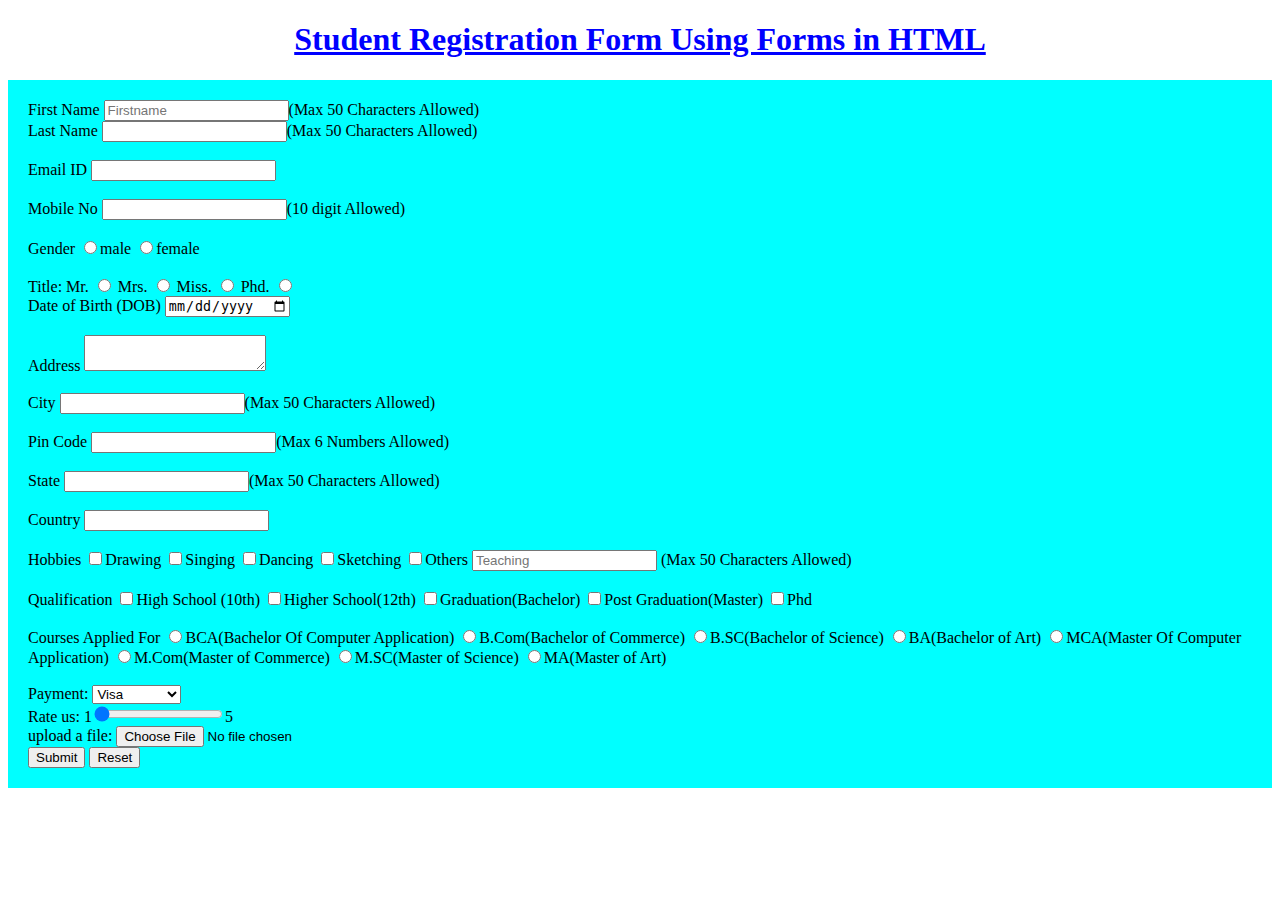
<file: Educational Website/forms.html>
<!DOCTYPE html>
<html lang="en">
<head>
    <meta charset="UTF-8">
    <meta http-equiv="X-UA-Compatible" content="IE=edge">
    <meta name="viewport" content="width=device-width, initial-scale=1.0">
    <title>First project</title>
</head>
<body>
    <h1 style="color:blue; text-decoration:underline;text-align:center;">Student Registration Form Using Forms in HTML</h1>
    <div style="padding: 20px; background-color: aqua;">
    <form>
        <label for="firstname" > First Name</label>
        <input type="text" name="firstname" maxlength="50" placeholder="Firstname" id="firstname"><span>(Max 50 Characters Allowed)</span><br>
        
        <label for="lastname"> Last Name</label>
        <input type="text" name="lastname" maxlength="50" id="lastname"><span>(Max 50 Characters Allowed)</span><br>
        <br>
        <label for="email"> Email ID</label>
        <input type="email" name="Email-ID" id="email"><br>
        <br>
        <label for="mobile-no">Mobile No</label>
        <input type="number" name="Mobile No" id="mobile-no"><span>(10 digit Allowed)</span><br>
        <br>
        <label for="gender">Gender</label>
        <input type="radio" name="gender" value="male" id="gender"><span>male</span>
        <input type="radio" name="gender" value="female" id="gender"><span>female</span><br>
        <br>
        <label for="title">Title:</label>
        <label for="Mr">Mr.</label>
        <input type="radio" value="Mr." id="Mr" name="title">
        <label for="Mrs">Mrs.</label>
        <input type="radio" value="Mrs." id="Mrs" name="title">
        <label for="Miss">Miss.</label>
        <input type="radio" value="Miss." id="Miss" name="title">
        <label for="Phd">Phd.</label>
        <input type="radio" value="Phd." id="Phd" name="title">
        <br>
        <label>Date of Birth (DOB)</label>
        <input type="date" name="DOB"><br>
        <br>
        <label for="address">Address</label> 
        <textarea name="address" id="address"></textarea><br>
        <br>
        <label for="city">City</label>
        <input type="text" name="city" maxlength="50" id="city"><span>(Max 50 Characters Allowed)</span><br>
        <br>
        <label for="pincode">Pin Code</label>
        <input type="number" name="pin code" maxlength="6" id="pincode"><span>(Max 6 Numbers Allowed)</span><br>
        <br>
        <label for="state">State</label>
        <input type="text" name="state" maxlength="50" id="state"><span>(Max 50 Characters Allowed)</span><br>
        <br>
        <label for="country"> Country</label>
        <input type="text" name="country" id="country"><br>
        <br>
        <label for="hobbies">Hobbies</label>
        <input type="checkbox" name="hobbies" value="drawing"><span>Drawing</span>
        <input type="checkbox" name="hobbies" value="singing"><span>Singing</span>
        <input type="checkbox" name="hobbies" value="dancing"><span>Dancing</span>
        <input type="checkbox" name="hobbies" value="sketching"><span>Sketching</span>
        <input type="checkbox" name="hobbies" value="others"><span>Others</span> <input type="text" placeholder="Teaching" maxlength="50"> <span>(Max 50 Characters Allowed)</span><br>
        <br>
        <label>Qualification</label>
        <input type="checkbox" name="qualification" value="high school"><span>High School (10th)</span>
        <input type="checkbox" name="qualification" value="higher school"><span>Higher School(12th)</span>
        <input type="checkbox" name="qualification" value="graduation(bachelor)"><span>Graduation(Bachelor)</span>
        <input type="checkbox" name="qualification" value="post graduation(masters)"><span>Post Graduation(Master)</span>
        <input type="checkbox" name="qualification" value="phd"><span>Phd</span><br>
        <br>
        <label>Courses Applied For</label>
        <input type="radio" name="Courses Applied For" value="bachelor of computer appication "><span>BCA(Bachelor Of Computer Application)</span>
        <input type="radio" name="Courses Applied For" value="B.Com(Bachelor of Commerce"><span>B.Com(Bachelor of Commerce)</span>
        <input type="radio" name="Courses Applied For" value="B.SC(Bachelor of Science)"><span>B.SC(Bachelor of Science)</span>
        <input type="radio" name="Courses Applied For" value="B.SC(Bachelor of Art)"><span>BA(Bachelor of Art)</span>
        <input type="radio" name="Courses Applied For" value="MCA(Master Of Computer Application)"><span>MCA(Master Of Computer Application)</span>
        <input type="radio" name="Courses Applied For" value="M.Com(Master of Commerce)"><span>M.Com(Master of Commerce)</span>
        <input type="radio" name="Courses Applied For" value="M.SC(Master of Science)"><span>M.SC(Master of Science)</span>
        <input type="radio" name="Courses Applied For" value="MA(Master of Art)"><span>MA(Master of Art)</span><br>
        <br>
        <label for="payment">Payment:</label>
        <select id="payment" >
            <option value="visa">Visa</option>
            <option value="mastercard">Mastercard</option>
            <option value="giftcard">Giftcard</option>
            <option value="check">Check</option>
        </select>
        <br>
        <label for="slider">Rate us:</label>
        <span>1</span><input type="range" step="25" value="0"><span>5</span>
        <br>
        <label for="myfile">upload a file:</label>
        <input type="file" id="myfile" name="myfile" accept=".pdf">
        <br>
        <button type="submit">Submit</button>
        <button>Reset</button>
    </form>
</div>
</body>
</html>
</file>
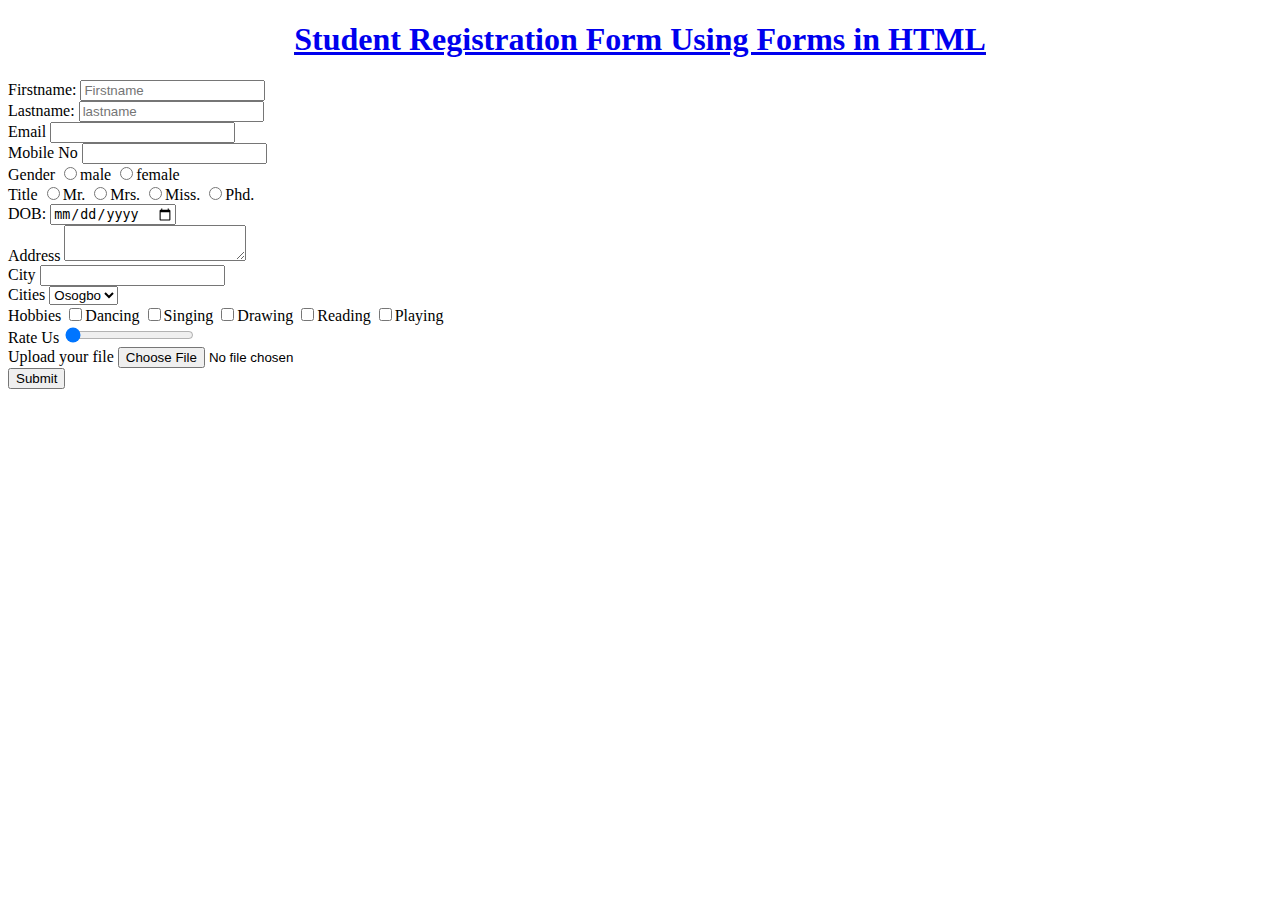
<file: Educational Website/forms2.html>
<!DOCTYPE html>
<html lang="en">
<head>
    <meta charset="UTF-8">
    <meta name="viewport" content="width=device-width, initial-scale=1.0">
    <title>Document</title>
</head>
<style>

    h1{
        text-align: center;
        text-decoration: underline;
    }
</style>
<body>
    <h1>
        <a href="index.html" target="_blank">Student Registration Form Using Forms in HTML</a>
    </h1>
    <div>
        <form>
            <div>
                <label for="firstname">
                    Firstname:
                </label>
                <input type="text" name="firstname" id="firstname" placeholder="Firstname">
            </div>
            <div>
                <label for="lastname">
                    Lastname:
                </label>
                <input type="text" name="lastname" id="lastname" placeholder="lastname">
            </div>
            <div>
                <label for="email">Email</label>
                <input type="email" name="email-address" id="email">
            </div>
            <div>
                <label for="mobile-no">Mobile No</label>
                <input type="number" name="mobile-no" id="mobile-no">
            </div>
            <div>
                <label for="gender">Gender</label>
                <input type="radio" name="gender" value="male" id="gender"><span>male</span>
                <input type="radio" name="gender" value="female" id="gender"><span>female</span>
            </div>
            <div>
                <label for="title">Title</label>
                <input type="radio" name="title" value="mr" id="title"><span>Mr.</span>
                <input type="radio" name="title" value="mrs" id="title"><span>Mrs.</span>
                <input type="radio" name="title" value="miss" id="title"><span>Miss.</span>
                <input type="radio" name="title" value="phd" id="title"><span>Phd.</span>
            </div>
            <div>
                <label for="dob">DOB:</label>
                <input type="date" name="dob" id="dob">
            </div>
            <div>
                <label for="address">Address</label>
                <textarea name="address" id="address" minlength="20"></textarea>
            </div>
            <div>
                <label for="city">City</label>
                <input type="text" name="city" id="city" maxlength="50">
            </div>
            <div>
                <label for="cities">Cities</label>
                <select name="cities" id="cities">
                    <option value="osogbo">Osogbo</option>
                    <option value="ibadan">Ibadan</option>
                    <option value="lagos">Lagos</option>
                </select>
            </div>
            <div>
                <label for="hobbies">Hobbies</label>
                <input type="checkbox" value="dancing" name="hobbies" id="hobbies"><span>Dancing</span>
                <input type="checkbox" value="singing" name="hobbies" id="hobbies"><span>Singing</span>
                <input type="checkbox" value="drawing" name="hobbies" id="hobbies"><span>Drawing</span>
                <input type="checkbox" value="reading" name="hobbies" id="hobbies"><span>Reading</span>
                <input type="checkbox" value="playing" name="hobbies" id="hobbies"><span>Playing</span>
            </div>
            <div>
                <label for="ratings">Rate Us</label>
                <input type="range" value="0" step="10">
            </div>
            <div>
                <label for="upload">Upload your file</label>
                <input type="file" name="upload" id="upload" accept=".jpg">
            </div>
            <button type="submit">Submit</button>
        </form>
    </div>
</body>
</html>
</file>
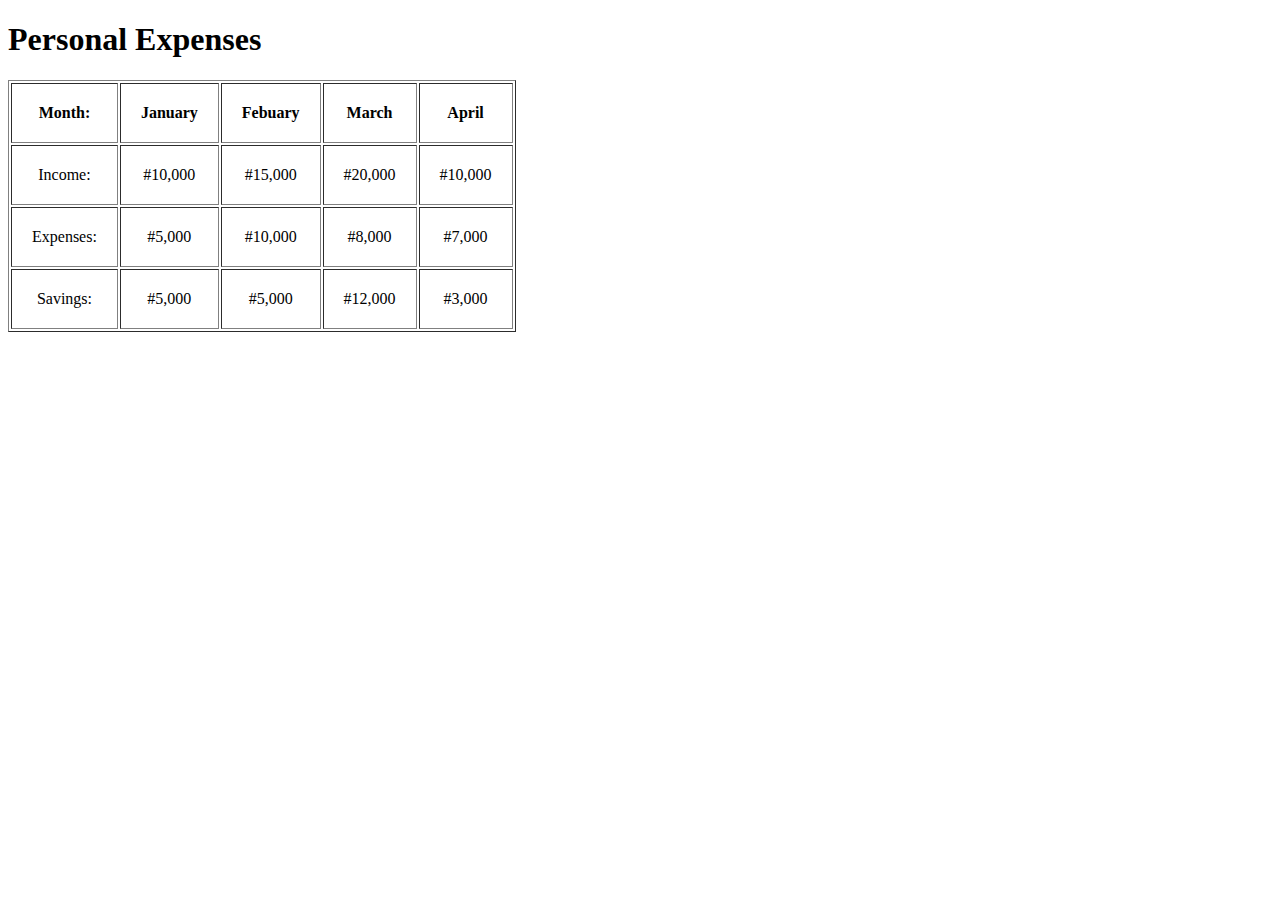
<file: Educational Website/table.html>
<!DOCTYPE html>
<html lang="en">
<head>
    <meta charset="UTF-8">
    <meta name="viewport" content="width=device-width, initial-scale=1.0">
    <title>Table</title>
</head>
<body>
    <h1>Personal Expenses</h1>
    <table style="text-align:center; width: 300px; height: 200px; " border="1" cellspacing="2" cellpadding="20">
        <thead>
            <tr>
                <th>Month:</th>
                <th >January</th>
                <th>Febuary</th>
                <th>March</th>
                <th>April</th>
            </tr>
        </thead>
        <tbody>
            <tr >
                <td>Income:</td>
                <td>#10,000</td>
                <td>#15,000</td>
                <td>#20,000</td>
                <td>#10,000</td>
            </tr>
            <tr >
                <td>Expenses:</td>
                <td>#5,000</td>
                <td>#10,000</td>
                <td>#8,000</td>
                <td>#7,000</td>
            </tr>
            <tr >
                <td>Savings:</td>
                <td>#5,000</td>
                <td>#5,000</td>
                <td>#12,000</td>
                <td>#3,000</td>
            </tr>
        
        </tbody>
    </table>
</body>
</html>
</file>
<file: Educational Website/css/style.css>
*{
    padding: 0;
    margin: 0;
    box-sizing: border-box;
    outline: 0;
    border: 0;
    text-decoration: none;
    list-style: none;
    scroll-behavior: smooth;
}

:root {
    --color-primary: #6c63ff;
    --color-success: #00bf8e;
    --color-warning: #f7c94b;
    --color-danger: #f75842;
    --color-danger-variant: rgba(247, 88, 66, .4);
    --color-white: #fff;
    --color-light: rgba(255, 255, 255, 0.7);
    --color-black: #000;
    --color-bg: #1f2641;
    --color-bg1: #2e3267;
    --color-bg2: #424890;


    --container-width-lg: 85%;
    --container-width-md: 90%;
    --container-width-sm: 94%;

    --transition: all 400ms ease;
}

body{
    font-family: 'Montserrat', sans-serif;
    /* font-family: 'Poppins', sans-serif; */
    color: var(--color-white);
    background-color: var(--color-bg);
    line-height: 1.7;
}

.container{
    width: var(--container-width-lg);
    margin: 0 auto;
}

section{
    padding: 6rem 0;
}

section h2{
    text-align: center;
    margin-bottom: 4rem;
}

h1, h2, h3, h4, h5 {
    line-height: 1.2;
}

h1{
    font-size: 2.4rem;
}

h2{
    font-size: 2rem;
}

h3{
    font-size: 1.6rem;
}

h4{
    font-size: 1.1rem;
}

a{
    color: var(--color-white);
}

img{
    width: 100%;
    object-fit: cover;
    display: block;
}

.btn{
    display: inline-block;
    color: var(--color-black);
    background: var(--color-white);
    padding: 1rem 2rem;
    border: 1px solid transparent;
    font-weight: 500;
    transition: var(--transition);

}

.btn:hover{
    background: transparent;
    color: var(--color-white);
    border-color: var(--color-white);
}

.btn-primary{
    background-color: var(--color-danger);
    color: var(--color-white);
}

/* ============== NAV BAR ============ */

nav{
    width: 100vw;
    height: 5rem;
    position: fixed;
    top: 0;
    z-index: 11;
}

/* change navbar styles on scroll using js */

.window-scroll{
    background: var(--color-primary);
    box-shadow: 0 1rem 2rem rgba(0, 0, 0, 0.2);
}

.nav__container{
    height: 100%;
    display: flex;
    align-items: center;
    justify-content: space-between;
}

nav button{
    display: none;
}

.nav__menu{
    display: inline-flex;
    align-items: center;
    gap: 4rem;
}

.nav__menu a{
    font-size: 0.9rem;
    transition: var(--transition);
}

.nav__menu a:hover{
    color: var(--color-bg2);
    
}

/* ============== HEADER ============== */

header{
    position: relative;
    overflow: hidden;
    top: 5rem;
    bottom: 5rem;
    height: 70vh;
}

.header__container{
    display: grid;
    grid-template-columns: 1fr 1fr;
    gap: 5rem;
    height: 100%;
    align-items: center;
}

.header__left p{
    margin: 1rem 0 2.4rem;
    
}

/* <!-- ============== CATEGORIES ============== --> */

.categories{
    background: var(--color-bg1);
    margin-top: 5rem;
    height: 32rem;
}

.categories h1{
    line-height: 1;
    margin-bottom: 3rem;
}

.categories__container{
    display: grid;
    grid-template-columns: 40% 60%;
}

.categories__left{
    margin-right: 2rem;
}

.categories__left p{
    margin: 1rem 0 3rem;
}

.categories__right{
    display: grid;
    grid-template-columns: repeat(3, 1fr);
    gap: 2rem;
    width: 100%;
}

.category{
    border-radius: 2rem;
    padding: 2rem 1rem;
    background: var(--color-bg2);
    transition: var(--transition);

}

.category:hover{
    box-shadow: 0 3rem 3rem rgba(0, 0, 0, 0.2);
    z-index: 1;
}


.category__icon{
    background: var(--color-primary);
    padding: .7rem;
    border-radius: 0.9rem;

}

.category:nth-child(2) .category__icon{
    background: var(--color-danger);
}

.category:nth-child(3) .category__icon{
    background: var(--color-success);
}

.category:nth-child(4) .category__icon{
    background: var(--color-warning);
}

.category:nth-child(5) .category__icon{
    background: var(--color-success);
}

.category h5{
    margin: 2rem 0 1rem;
}

.category p{
    font-size: 0.85rem; 
}


/* <!-- ============== COURSES ============== --> */

.courses{
    margin-top: 10rem;
}

.courses__container{
    display: grid;
    grid-template-columns: repeat(3, 1fr);
    gap: 2rem;
}

.course{
    text-align: center;
    background: var(--color-bg1);
    border: 1px solid transparent;
    transition: var(--transition);
}

.course:hover{
    background: transparent;
    border-color: var(--color-primary);
}

.course__info{
    padding: 1.5rem;
}

.course__info p{
    margin: 1rem 0 2rem;
    font-size: 0.9rem;
}



/* <!-- ============== FAQS ============== --> */


.faqs{
    background: var(--color-bg1);
    box-shadow: inset 0 0 3rem rgba(0, 0, 0, 0.5);
}

.faqs__container{
    display: grid;
    grid-template-columns: 1fr 1fr;
    gap: 1rem;
}

.faq{
    padding: 2rem;
    display: flex;
    align-items: center;
    gap: 1.4rem;
    background: var(--color-primary);
    height: fit-content;
}

.faq__icon{
    align-self: flex-start;
    font-size: 1.2rem;
    
}

.faq p{
    margin-top: 1rem;
    display: none;
}

.faq.open p{
    display: block;
}


/* <!-- ============== TESTIMONIALS ============== --> */

.testimonials__container{
    overflow-x: hidden;
    position: relative;
    margin-bottom: 5rem;
}

.testimonial{
    padding: 2rem;
}

.avatar{
    width: 6rem;
    height: 6rem;
    border-radius: 50%;
    overflow: hidden;
    margin: 0 auto 1rem;
    border: 1rem solid var(--color-bg1);
}

.testimonial__info{
    text-align: center;
}

.testtimonial__body{
    padding: 2rem;
    margin-top: 3rem;
    background: var(--color-primary);
    position: relative;
}
.testtimonial__body::before{
    content: "";
    background-image: linear-gradient(135deg, transparent, #6c63ff, #6c63ff, #6c63ff);
    width: 3rem;
    height: 3rem;
    display: block;
    position: absolute;
    top: -1.5rem;
    left: 50%;
    rotate: 45deg;
}


/* <!-- ============== FOOTER ============== --> */

footer{
    background: var(--color-bg1);
    padding-top: 5rem;
    font-size: 0.9rem;
}

.footer__container{
    display: grid;
    grid-template-columns: repeat(4,1fr);
    gap: 5rem;
}

.footer__container div h4{
    margin-bottom: 1.2rem;
}

.footer__1 p{
 margin: 0 0 2rem;
}

footer ul li{
    margin-bottom: .7rem;
}
footer ul li a:hover{
    text-decoration: underline;
}

.footer__socials{
    display: flex;
    align-items: center;
    gap: 1rem;
    font-size: 1.2rem;
    margin-top: 2rem;
}

.footer__copyright{
    text-align: center;
    margin-top: 4rem;
    padding: 1.2rem 0;
    border-top: 1px solid var(--color-bg2);
}


/* <!-- ============== MEDIA QUERIES (TABLETS)============== --> */

@media screen and (max-width: 1240px) {
    .container{
        width: var(--container-width-md);
    }
    h1 {
        font-size: 2.2rem;
    }

    h2 {
        font-size: 1.7rem;
    }

    h3 {
        font-size: 1.4rem;
    }

    h4 {
        font-size: 1.2rem;
    }

    /* ============== NAV BAR ============ */

    nav button{
        display: inline-block;
        background: transparent;
        font-size: 1.8rem;
        color: var(--color-white);
        cursor: pointer;
    }

    nav button#close-menu-btn{
        display: none;
    }

    .nav__menu{
        position: fixed;
        flex-direction: column;
        width: 18rem;
        height: fit-content;
        right: 5%;
        top: 5rem;
        gap: 0;
        display: none;
    }
    .nav__menu li{
        width: 100%;
        height: 5.8rem;
        animation: animateNavItems 400ms linear forwards;
        transform-origin: top right;
        opacity: 0;
    }

    .nav__menu li:nth-child(2){
        animation-delay: 200ms;
    }
    .nav__menu li:nth-child(3){
        animation-delay: 400ms;
    }
    .nav__menu li:nth-child(4){
        animation-delay: 600ms;
    }
    
    @keyframes animateNavItems {
        0%{
            transform: rotateZ(-90deg) rotateY(90deg) scale(0.1);
        }
        100%{
            transform: rotateZ(0deg) rotateY(0deg) scale(1);
            opacity: 1;
        }
    }

    .nav__menu li a{
        background: var(--color-primary);
        box-shadow: -4rem 6rem 6rem rgba(0, 0, 0, 0.6);
        width: 100%;
        height: 100%;
        display: grid;
        place-items: center;
    }

    .nav__menu li a:hover{
        background-color: var(--color-bg2);
        color: var(--color-white);
    }

     /* ============== HEADER ============ */

    header{
        height: 65vh;
        margin-bottom: 5rem;
        
    }
    .header__container{
        gap: 0;
        padding-bottom: 3rem;
    }

    /* ============== CATEGORIES ============ */
    .categories{
        height: auto;
    }
    .categories__container{
        grid-template-columns: 1fr;
        gap: 3rem;
    }
    .categories__left{
        margin-right: 0;
    }


    /* ============== POPULAR COURSES ============ */
    .courses{
        margin: 0;
    }
    .courses__container{
        grid-template-columns: 1fr 1fr;
    }

    /* ============== FAQs ============ */

    .faqs__container{
        grid-template-columns: 1fr;
    }
    .faq{
        padding: 1.5rem; 
    }

    /* ============== FOOTER ============ */

    .footer__container{
        grid-template-columns: 1fr 1fr;
    }

}


/* ============== MEDIA QUERIES PHONES ============ */

@media  screen and (max-width: 600px) {
    .container{
        width: var(--container-width-sm);
    }
    .nav__menu{
        right: 3%;
    }
    /* ============== HEADER ============ */
    header{
        height: 100vh;
    }
    .header__container{
        grid-template-columns: 1fr;
        text-align: center;
        margin-top: 0rem;
    }
    .header__left p{
        margin-bottom: .7rem;
    }

    /* ============== Categories ============ */
    .categories__left{
        text-align: center;
    }
    .categories__left p{
        margin-bottom: 1.3rem;
    }

    .categories__right{
        grid-template-columns: 1fr 1fr;
        gap: .7rem;
    }
    .category{
        padding: 1rem;
        border-radius: 1rem;
    }
    .category__icon{
        margin-top: 4px;
        display: inline-block;
    }

    /* ============== popular courses ============ */

    .courses__container{
        grid-template-columns: 1fr;
    }

    /* ============== testimonials ============ */
    .testtimonial__body{
        padding: 1.3rem;
    }

    /* ============== footer ============ */
    .footer__container{
        grid-template-columns: 1fr;
        text-align: center;
        gap: 2.5rem;
    }
    .footer__1 p{
        margin: 1rem auto;
    }

    .footer__socials{
        justify-content: center;
    }
}
</file>
<file: Educational Website/css/about.css>
/* ============== ACHIEVEMENTS ==============  */
.about__achievements{
    margin-top: 3rem;
}

.about__achievements-container{
    display: grid;
    grid-template-columns: 40% 60%;
    gap: 5rem;
}

.about__achievements-right > p{
    margin: 1.6rem 0 2.5rem;
}

.achievements__cards{
    display: grid;
    grid-template-columns: repeat(3,1fr);
    gap: 1.5rem;
}

.acheivement__card{
    text-align: center;
    background: var(--color-bg1);
    padding: 1.6rem;
    border-radius: 1rem;
    transition: var(--transition);
}
.acheivement__card:hover{
    background: var(--color-bg2);
    box-shadow: 0 3rem 3rem rgba(0, 0, 0, 0.3);
}

.achievement__icon{
    background: var(--color-danger);
    padding: 0.6rem 1.2rem;
    border-radius: 1rem;
    display: inline-block;
    margin-bottom: 2rem;
    font-size: 2rem;
}

.acheivement__card:nth-child(2) .achievement__icon{
    background: var(--color-success);
}

.acheivement__card:nth-child(3) .achievement__icon{
    background: var(--color-primary);
}

.acheivement__card p{
    margin-top: 1rem;
}

/* ============== TEAM ==============  */

.team{
    background: var(--color-bg1);
    box-shadow: inset 0 0 3rem rgba(0, 0, 0, 0.5);
}

.team__container{
    display: grid;
    grid-template-columns: repeat(4, 1fr);
    gap: 2rem;
}

.team__member{
    background: var(--color-bg2);
    padding: 2rem;
    border: 1px solid transparent;
    transition: var(--transition);
    position: relative;
    overflow: hidden;
}

.team__member:hover{
    background: transparent;
    border-color: var(--color-primary);
}

.team__member-image img{
    filter: saturate(0);
}

.team__member:hover img{
    filter: saturate(1);
}

.team__member-info * {
    margin-top: 1.4rem;
    text-align: center;
}
.team__member-info p{
    color: var(--color-light);
}

.team__menber-socials{
    position: absolute;
    top: 50%;
    transform: translateY(-50%);
    right: -100%;
    display: flex;
    flex-direction: column;
    background: var(--color-primary);
    border-radius: 1rem 0 0 1rem;
    box-shadow: -2rem 0 3rem rgba(0, 0, 0, 0.3);
    transition: var(--transition);
}

.team__member:hover .team__menber-socials{
    right: 0;
}
.team__menber-socials a{
    padding: 1rem;
}


/* ============== MEDIA QUERIES AT TATBLET ==============  */

@media screen and (max-width: 1240px) {
    .about__achievements{
        margin-top: 2rem;
    }

    .about__achievements-container{
        grid-template-columns: 1fr;
        gap: 4rem;
    }

    .about__achievements-left{
        width: 80%;
        margin: 0 auto;
    }


    .team__container{
        grid-template-columns: repeat(3, 1fr);
        gap: 1.5rem;
    }

    .team__member{
        padding: 1rem;
    }
}


@media screen and (max-width: 600px) {
    .achievements__cards {
        grid-template-columns: 1fr 1fr;
        gap: .7rem;
    }

    .team__container{
        grid-template-columns: 1fr 1fr;
        gap: .7rem;
    }

    .team__member{
        padding: 0;
    }

    .team__member p{
        padding-bottom: 1.5rem;
    }
}
</file>
<file: Educational Website/css/contact.css>
.contact__container{
    background: var(--color-bg1);
    padding: 4rem;
    display: grid;
    grid-template-columns: 40% 60%;
    gap: 4rem;
    height: 30rem;
    margin: 7rem auto;
    border-radius: 1rem;
}

/* ============== ASIDE ==============  */

.contact__aside{
    background: var(--color-primary);
    padding: 3rem;
    border-radius: 1rem;
    position: relative;
    bottom: 10rem;
}

.aside__image img{
    width: 12rem;
    margin-bottom: 2rem;
}

.contact__aside h2{
    text-align: left;
    margin-bottom: 4rem;
}

.contact__aside p{
    font-size: 0.9rem;
    margin-bottom: 2rem;

}

.contact__details li{
    display: flex;
    gap: 1rem;
    align-items: center;
    margin-bottom: 1rem;
}

.contact__socials{
    display: flex;
    gap: 0.8rem;
    margin-top: 3rem;
}

.contact__socials a{
      
}

/* ============== MEDIA QUERIES AT TATBLET ==============  */
</file>
<file: Educational Website/css/courses.css>
.courses{
    margin-top: 1rem;
}
</file>
